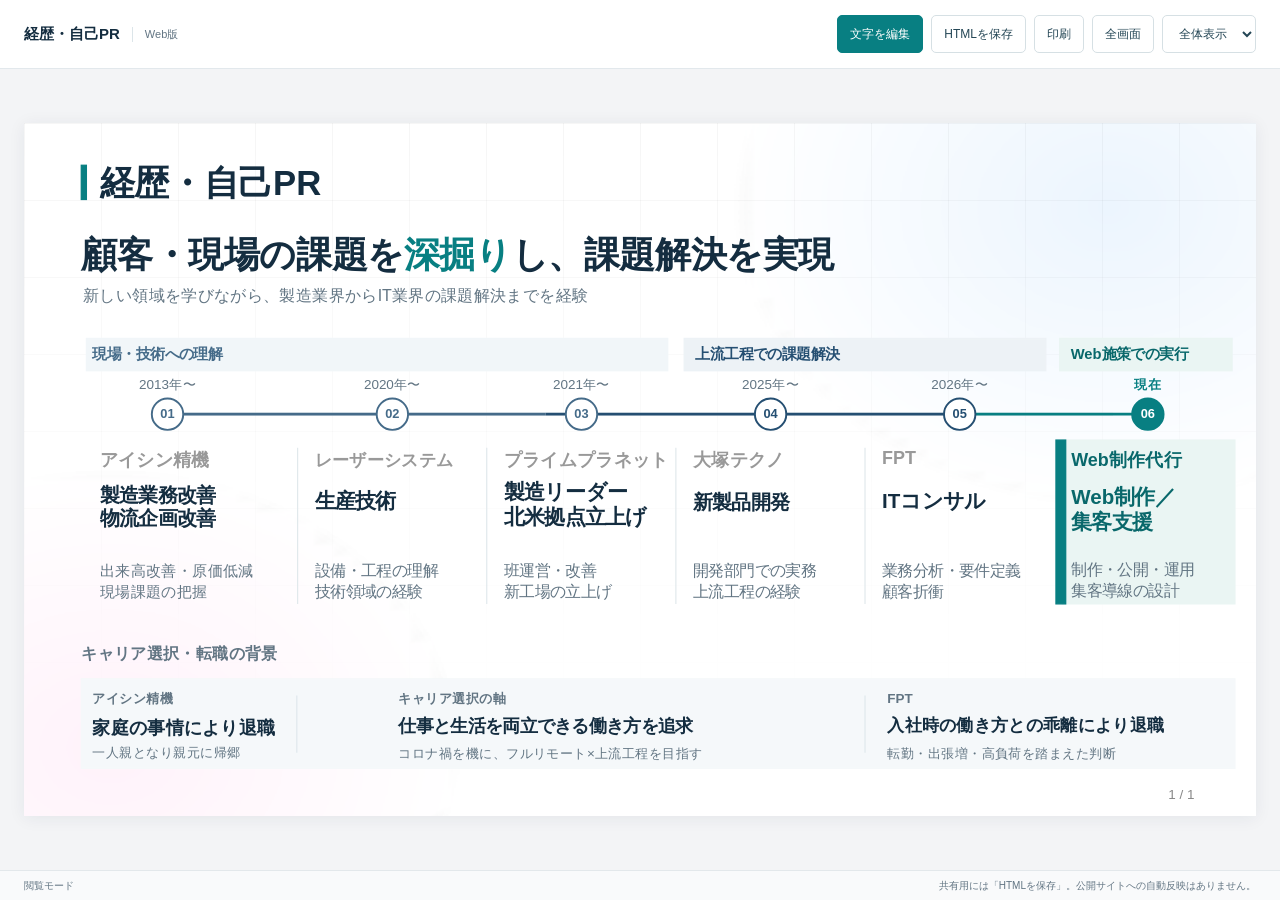
<file: index.html>
<!doctype html>
<html lang="ja" data-document-id="career-timeline-redesign" data-document-revision="1fe4e30a10b0">
<head>
<meta charset="utf-8">
<meta name="viewport" content="width=device-width, initial-scale=1">
<meta name="robots" content="noindex, nofollow, noarchive">
<meta name="referrer" content="no-referrer">
<meta name="color-scheme" content="light">
<title>経歴・自己PR</title>
<link rel="icon" href="data:,">
<style>
/* Design Temp_Web_Template.html の元背景とページネーションを継承。
   元PowerPointの16:9比率・座標・文章・色・文字サイズは維持する。 */
:root {
  --page-width:1280px; --page-height:720px; --page-padding:64px;
  --pager-bottom:12px; --nav-color:#039ef5; --count-color:#888;
  --background-cover:url("[data-uri]");
  --slide-font:"Noto Sans","Noto Sans JP","Noto Sans CJK JP","Yu Gothic","Hiragino Kaku Gothic ProN",Meiryo,sans-serif;
}
*{box-sizing:border-box}
html,body{margin:0;width:100%;height:100%}
body{display:grid;grid-template-rows:auto minmax(0,1fr) auto;overflow:hidden;background:#f3f4f6;color:#142d40;font-family:var(--slide-font)}
button,select{font:inherit}
button{cursor:pointer}
button:focus-visible,select:focus-visible{outline:2px solid #087f82;outline-offset:3px}
button:disabled{cursor:default;opacity:.5}
[hidden]{display:none!important}
.appbar{background:#fff;border-bottom:1px solid #e2e8ec;z-index:5}
.toolbar{display:flex;align-items:center;justify-content:space-between;gap:20px;min-height:68px;padding:12px 24px}
.document-label{display:flex;align-items:center;gap:12px;white-space:nowrap}
.document-label strong{font-size:15px;font-weight:700}
.document-label>span{font-size:11px;color:#627583;border-left:1px solid #dce5e9;padding-left:12px}
.toolbar-actions{display:flex;align-items:center;gap:8px;flex-wrap:wrap}
.toolbar button,.toolbar select{min-height:38px;border:1px solid #d6e0e4;border-radius:5px;padding:8px 12px;background:#fff;color:#244655;font-size:12px;line-height:1.5;white-space:nowrap}
.toolbar button:hover,.toolbar select:hover{background:#f0f6f7}
.toolbar button.primary{background:#087f82;border-color:#087f82;color:#fff}
.toolbar button.primary:hover{background:#09686b}
.toolbar button[aria-pressed="true"]{box-shadow:inset 0 0 0 2px #fff}
.edit-help{display:flex;align-items:center;justify-content:space-between;gap:16px;padding:10px 24px;background:#eef7f6;border-top:1px solid #dcebe9;font-size:12px;line-height:1.6;color:#255658}
.edit-help button{flex-shrink:0;border:0;background:none;color:#456b89;padding:3px 0;text-decoration:underline;text-underline-offset:3px;font-size:11px}
.stage{display:flex;min-height:0;min-width:0;overflow:auto;padding:24px;overscroll-behavior:contain}
.viewport{position:relative;flex-shrink:0;margin:auto;box-shadow:0 2px 16px #152d4012}
.deck{width:var(--page-width);height:var(--page-height);position:absolute;top:0;left:0;transform-origin:top left}
.slide{position:relative;width:100%;height:100%;overflow:hidden;background-color:#fff;background-image:var(--background-body);background-size:100% 100%;background-repeat:no-repeat}
.slide--cover { background-image: var(--background-cover); }
.slide--cover::before {
  content: ""; position: absolute; inset: 0; pointer-events: none;
  background-image:
    linear-gradient(to right, rgb(0 0 0 / 3.5%) 1px, transparent 1px),
    linear-gradient(to bottom, rgb(0 0 0 / 3.5%) 1px, transparent 1px);
  background-size: 80px 80px;
  mask-image: linear-gradient(to bottom, #000, transparent 85%);
  -webkit-mask-image: linear-gradient(to bottom, #000, transparent 85%);
}
.slide-content{position:absolute;inset:0}
.graphic-layer{position:absolute;inset:0;width:100%;height:100%;pointer-events:none}
.text-box{position:absolute;display:flex;flex-direction:column;overflow:visible}
.editable{width:100%;outline:none;overflow:visible;cursor:inherit;min-width:0;flex-shrink:0}
.editable p{margin:0;padding:0;white-space:pre-wrap;overflow-wrap:normal;word-break:normal;font-feature-settings:"palt" 0;letter-spacing:0}
.editable p>span{line-height:inherit}
.editing .editable{cursor:text;outline:1px dashed #087f8255;outline-offset:3px;border-radius:1px}
.editing .editable:focus{outline:2px solid #087f82;outline-offset:3px;background:#ffffffdd;position:relative;z-index:10}
.editing .text-box:focus-within{z-index:10}
.editing .editable[data-overflow="true"]{outline-color:#a55725}
.pagination{position:absolute;right:var(--page-padding);bottom:var(--pager-bottom);display:flex;align-items:center;gap:16px;line-height:1.5;white-space:nowrap;font-size:14px}
.pagination button{padding:0;border:0;border-radius:2px;background:transparent;color:var(--nav-color);font:inherit;font-weight:700;cursor:pointer}
.pagination button:hover{text-decoration:underline}
.pagination button:focus-visible{outline:2px solid var(--nav-color);outline-offset:5px}
.page-count{color:var(--count-color);font-weight:400;font-variant-numeric:tabular-nums}
.statusbar{min-height:30px;display:flex;align-items:center;justify-content:space-between;gap:12px;padding:5px 24px;font-size:10px;line-height:1.6;color:#627583;border-top:1px solid #e3e8eb;background:#f9fafb}
#status{min-width:0}
.storage-note{flex-shrink:0}
.toast{position:fixed;bottom:44px;left:50%;transform:translateX(-50%);padding:12px 18px;max-width:calc(100% - 32px);border-radius:5px;background:#142d40;color:#fff;box-shadow:0 3px 16px #142d4024;font-size:13px;line-height:1.65;z-index:99}
.sr-only{position:absolute;width:1px;height:1px;padding:0;margin:-1px;overflow:hidden;clip:rect(0,0,0,0);white-space:nowrap;border:0}
.exit-fullscreen{display:none;position:fixed;top:12px;right:16px;z-index:100;background:#fff;border:1px solid #d6e0e4;border-radius:4px;color:#244655;padding:8px 12px;font-size:12px;opacity:.6}
.exit-fullscreen:hover,.exit-fullscreen:focus-visible{opacity:1}
:fullscreen body{grid-template-rows:minmax(0,1fr)}
:fullscreen .appbar,:fullscreen .statusbar{display:none}
:fullscreen .stage{padding:0;background:#fff}
:fullscreen .viewport{box-shadow:none}
:fullscreen .exit-fullscreen{display:block}
@media(max-width:900px){.toolbar{padding:10px 14px;gap:12px}.toolbar-actions{gap:6px}.toolbar button,.toolbar select{padding:7px 9px}.document-label>span{display:none}.stage{padding:12px}.storage-note{display:none}.statusbar{padding:5px 14px}}
@media(max-width:640px){.toolbar{align-items:flex-start;flex-direction:column;gap:9px}.document-label strong{font-size:13px}.toolbar-actions{width:100%}.toolbar button,.toolbar select{font-size:11px;padding:6px 8px;min-height:36px}.edit-help{padding:8px 14px;align-items:flex-start;flex-direction:column;gap:6px;font-size:11px}.stage{padding:8px}}


.print-canvas{display:contents}
@page{size:A4 landscape;margin:8mm}
@media print{
  :root{color-scheme:only light}
  html,body{width:281mm;height:auto;display:block;margin:0;padding:0;overflow:visible;background:#fff!important;color-scheme:only light}
  .appbar,.statusbar,.toast,.exit-fullscreen{display:none!important}
  .stage,.viewport,.deck{display:block!important;position:static!important;width:281mm!important;height:auto!important;min-height:0;margin:0;padding:0;overflow:visible!important;transform:none!important;box-shadow:none!important;background:#fff!important}
  /* A4 landscape printable area: 281 x 194 mm. Leave 0.2 mm for pagination rounding. */
  .slide,.slide[hidden]{display:block!important;position:relative;width:281mm;height:193.8mm;margin:0;padding:0;overflow:hidden;background:#fff!important;break-after:page;page-break-after:always;break-inside:avoid;page-break-inside:avoid;print-color-adjust:exact;-webkit-print-color-adjust:exact}
  .slide:last-child{break-after:auto;page-break-after:auto}
  /* Explicit paper offsets avoid percentage centering differences in iPhone print rendering. */
  .print-canvas{display:block;position:absolute;left:0;top:17.86875mm;width:1280px;height:720px;transform:scale(0.8297244);transform-origin:top left;background-color:#fff;background-image:var(--background-body);background-size:100% 100%;background-repeat:no-repeat;print-color-adjust:exact;-webkit-print-color-adjust:exact}
  .slide--cover .print-canvas{background-image:var(--background-cover)}
  .slide--cover::before{content:none!important;display:none!important}
  .pagination button{display:none}
  .editable{outline:none!important;background:transparent!important}
  .graphic-layer{print-color-adjust:exact;-webkit-print-color-adjust:exact}
}
</style>
</head>
<body>
<header class="appbar">
  <div class="toolbar">
    <div class="document-label"><strong>経歴・自己PR</strong><span>Web版</span></div>
    <div class="toolbar-actions" role="group" aria-label="資料の操作">
      <button id="edit-toggle" class="primary" type="button" aria-pressed="false">文字を編集</button>
      <button id="save-html" type="button">HTMLを保存</button>
      <button id="print" type="button">印刷</button>
      <button id="fullscreen" type="button">全画面</button>
      <label class="zoom-label"><span class="sr-only">表示倍率</span><select id="zoom" aria-label="表示倍率"><option value="fit">全体表示</option><option value="1">100％</option><option value="1.5">150％</option></select></label>
    </div>
  </div>
  <div id="edit-help" class="edit-help" hidden>
    <span>文字をクリックして編集できます。共有用には「HTMLを保存」を押してください。</span>
    <button id="reset-original" type="button">元資料の文章に戻す</button>
  </div>
</header>
<main id="stage" class="stage" aria-label="スライド表示領域">
  <div class="viewport">
    <div class="deck"><section class="slide slide--cover" aria-label="経歴・自己PR、1ページ目" tabindex="-1">
<div class="slide-content">
<svg class="graphic-layer" xmlns="http://www.w3.org/2000/svg" viewBox="0 0 1280 720" aria-hidden="true"><rect x="59.52" y="43.9159" width="5.2913" height="35.5276" fill="#087F82" stroke="#087F82" stroke-width="1.3333"/><rect x="64.811" y="223.79" width="604" height="33.6063" fill="#F1F6F9" stroke="#F1F6F9" stroke-width="1.3333"/><rect x="685.9338" y="223.7896" width="375.685" height="33.6063" fill="#EDF2F6" stroke="#EDF2F6" stroke-width="1.3333"/><rect x="1075.962" y="223.7896" width="179.2126" height="33.6063" fill="#EAF5F3" stroke="#EAF5F3" stroke-width="1.3333"/><rect x="1078.8976" y="329.4094" width="179.2126" height="170.2047" fill="#EAF5F3" stroke="#EAF5F3" stroke-width="1.3333"/><rect x="1072.1706" y="329.4147" width="10.1102" height="170.2047" fill="#087F82" stroke="#087F82" stroke-width="1.3333"/><line x1="149.12" y1="302.5096" x2="1131.5137" y2="302.5096" fill="none" stroke="#DCE5E9" stroke-width="2.7979"/><line x1="149.12" y1="302.5096" x2="542.0649" y2="302.5096" fill="none" stroke="#456B89" stroke-width="2.7979"/><line x1="542.0947" y1="302.5096" x2="956.8034" y2="302.5096" fill="none" stroke="#254F72" stroke-width="2.7979"/><line x1="987.512" y1="302.5096" x2="1152.2994" y2="302.5096" fill="none" stroke="#087F82" stroke-width="2.7979"/><ellipse cx="149.115" cy="302.5046" rx="16.315" ry="16.315" fill="#FFFFFF" stroke="#456B89" stroke-width="2"/><line x1="284.336" y1="337.4839" x2="284.336" y2="499.6256" fill="none" stroke="#DCE5E9" stroke-width="1.0656"/><ellipse cx="382.7276" cy="302.5046" rx="16.315" ry="16.315" fill="#FFFFFF" stroke="#456B89" stroke-width="2"/><line x1="480.8166" y1="337.4839" x2="480.8166" y2="499.6256" fill="none" stroke="#DCE5E9" stroke-width="1.0656"/><ellipse cx="579.2207" cy="302.5046" rx="16.315" ry="16.315" fill="#FFFFFF" stroke="#456B89" stroke-width="2"/><line x1="677.2972" y1="337.4839" x2="677.2972" y2="499.6256" fill="none" stroke="#DCE5E9" stroke-width="1.0656"/><ellipse cx="775.6809" cy="302.5046" rx="16.315" ry="16.315" fill="#FFFFFF" stroke="#254F72" stroke-width="2"/><line x1="873.7778" y1="337.4839" x2="873.7778" y2="499.6256" fill="none" stroke="#DCE5E9" stroke-width="1.0656"/><ellipse cx="972.1583" cy="302.5046" rx="16.315" ry="16.315" fill="#FFFFFF" stroke="#254F72" stroke-width="2"/><ellipse cx="1167.6541" cy="302.5046" rx="16.315" ry="16.315" fill="#087F82" stroke="#087F82" stroke-width="2"/><rect x="59.5197" y="577.4357" width="1198.5827" height="93.1339" fill="#F5F8FA" stroke="#F5F8FA" stroke-width="1.3333"/><line x1="283.4569" y1="594.7163" x2="283.4569" y2="654.2439" fill="none" stroke="#DCE5E9" stroke-width="1.0656"/><line x1="873.7774" y1="594.7163" x2="873.7774" y2="654.2439" fill="none" stroke="#DCE5E9" stroke-width="1.0656"/></svg>
<div class="text-box" style="left:78.72px;top:35.2759px;width:720px;height:54.7087px;padding:0px 0px 0px 0px;justify-content:center" data-source-shape="18"><div class="editable" id="s1-t18" style="font-size:36px;font-weight:700;color:#142D40;font-family:var(--slide-font);text-align:left;line-height:1.2" data-label="経歴・自己PR" spellcheck="false"><p style="text-align:left;font-size:36px;line-height:1.2;margin:0px 0 0px"><span style="font-size:36px;font-weight:700;color:#142D40;font-family:var(--slide-font)">経歴・自己PR</span></p></div></div>
<div class="text-box" style="left:59.52px;top:110.2424px;width:1161.6063px;height:54.7087px;padding:0px 0px 0px 0px;justify-content:center" data-source-shape="19"><div class="editable" id="s1-t19" style="font-size:37.3333px;font-weight:700;color:#142D40;font-family:var(--slide-font);text-align:left;line-height:1.2" data-label="顧客・現場の課題を深掘りし、課題解決を実現" spellcheck="false"><p style="text-align:left;font-size:37.3333px;line-height:1.2;margin:0px 0 0px"><span style="font-size:37.3333px;font-weight:700;color:#142D40;font-family:var(--slide-font)">顧客・現場の課題を</span><span style="font-size:37.3333px;font-weight:700;color:#087F82;font-family:var(--slide-font)">深掘り</span><span style="font-size:37.3333px;font-weight:700;color:#142D40;font-family:var(--slide-font)">し、</span><span style="font-size:37.3333px;font-weight:700;color:#142D40;font-family:var(--slide-font)">課題</span><span style="font-size:37.3333px;font-weight:700;color:#142D40;font-family:var(--slide-font)">解決</span><span style="font-size:37.3333px;font-weight:700;color:#142D40;font-family:var(--slide-font)">を実現</span></p></div></div>
<div class="text-box" style="left:61.44px;top:167.0694px;width:1152px;height:25.9213px;padding:0px 0px 0px 0px;justify-content:center" data-source-shape="20"><div class="editable" id="s1-t20" style="font-size:16.6667px;font-weight:400;color:#627583;font-family:var(--slide-font);text-align:left;line-height:1.2" data-label="新しい領域を学びながら、製造業界からIT業界の課題解決までを経験" spellcheck="false"><p style="text-align:left;font-size:16.6667px;line-height:1.2;margin:0px 0 0px"><span style="font-size:16.6667px;font-weight:400;color:#627583;font-family:var(--slide-font)">新しい領域を学びながら、</span><span style="font-size:16.6667px;font-weight:400;color:#627583;font-family:var(--slide-font)">製造業界</span><span style="font-size:16.6667px;font-weight:400;color:#627583;font-family:var(--slide-font)">から</span><span style="font-size:16.6667px;font-weight:400;color:#627583;font-family:var(--slide-font)">IT業界の課題解決</span><span style="font-size:16.6667px;font-weight:400;color:#627583;font-family:var(--slide-font)">まで</span><span style="font-size:16.6667px;font-weight:400;color:#627583;font-family:var(--slide-font)">を</span><span style="font-size:16.6667px;font-weight:400;color:#627583;font-family:var(--slide-font)">経験</span></p></div></div>
<div class="text-box" style="left:71.04px;top:226.1896px;width:549.1339px;height:27.3701px;padding:0px 0px 0px 0px;justify-content:center" data-source-shape="22"><div class="editable" id="s1-t22" style="font-size:15.3333px;font-weight:700;color:#456B89;font-family:var(--slide-font);text-align:left;line-height:1.2" data-label="現場・技術への理解" spellcheck="false"><p style="text-align:left;font-size:15.3333px;line-height:1.2;margin:0px 0 0px"><span style="font-size:15.3333px;font-weight:700;color:#456B89;font-family:var(--slide-font)">現場・技術への理解</span></p></div></div>
<div class="text-box" style="left:697.4538px;top:226.1896px;width:352.6299px;height:27.3701px;padding:0px 0px 0px 0px;justify-content:center" data-source-shape="24"><div class="editable" id="s1-t24" style="font-size:15.3333px;font-weight:700;color:#254F72;font-family:var(--slide-font);text-align:left;line-height:1.2" data-label="上流工程での課題解決" spellcheck="false"><p style="text-align:left;font-size:15.3333px;line-height:1.2;margin:0px 0 0px"><span style="font-size:15.3333px;font-weight:700;color:#254F72;font-family:var(--slide-font)">上流工程での課題解決</span></p></div></div>
<div class="text-box" style="left:1087.482px;top:226.1896px;width:156.1575px;height:27.3701px;padding:0px 0px 0px 0px;justify-content:center" data-source-shape="26"><div class="editable" id="s1-t26" style="font-size:15.3333px;font-weight:700;color:#09686B;font-family:var(--slide-font);text-align:left;line-height:1.2" data-label="Web施策での実行" spellcheck="false"><p style="text-align:left;font-size:15.3333px;line-height:1.2;margin:0px 0 0px"><span style="font-size:15.3333px;font-weight:700;color:#09686B;font-family:var(--slide-font)">Web施策での実行</span></p></div></div>
<div class="text-box" style="left:59.52px;top:262.1896px;width:179.2126px;height:19.2126px;padding:0px 0px 0px 0px;justify-content:center" data-source-shape="29"><div class="editable" id="s1-t29" style="font-size:14px;font-weight:400;color:#627583;font-family:var(--slide-font);text-align:center;line-height:1.2" data-label="2013年〜" spellcheck="false"><p style="text-align:center;font-size:14px;line-height:1.2;margin:0px 0 0px"><span style="font-size:14px;font-weight:400;color:#627583;font-family:var(--slide-font)">2013年〜</span></p></div></div>
<div class="text-box" style="left:1078.0591px;top:261.7096px;width:179.2126px;height:19.2126px;padding:0px 0px 0px 0px;justify-content:center" data-source-shape="30"><div class="editable" id="s1-t30" style="font-size:14px;font-weight:700;color:#087F82;font-family:var(--slide-font);text-align:center;line-height:1.2" data-label="現在" spellcheck="false"><p style="text-align:center;font-size:14px;line-height:1.2;margin:0px 0 0px"><span style="font-size:14px;font-weight:700;color:#087F82;font-family:var(--slide-font)">現在</span></p></div></div>
<div class="text-box" style="left:133.76px;top:290.5096px;width:30.7087px;height:24px;padding:0px 0px 0px 0px;justify-content:center" data-source-shape="38"><div class="editable" id="s1-t38" style="font-size:13.3333px;font-weight:700;color:#456B89;font-family:Arial, sans-serif;text-align:center;line-height:1.2" data-label="01" spellcheck="false"><p style="text-align:center;font-size:13.3333px;line-height:1.2;margin:0px 0 0px"><span style="font-size:13.3333px;font-weight:700;color:#456B89;font-family:Arial, sans-serif">01</span></p></div></div>
<div class="text-box" style="left:78.7187px;top:337.0696px;width:160.9449px;height:26.8661px;padding:0px 0px 0px 0px;justify-content:center" data-source-shape="39"><div class="editable" id="s1-t39" style="font-size:18.6667px;font-weight:700;color:#999999;font-family:var(--slide-font);text-align:left;line-height:1.2" data-label="アイシン精機" spellcheck="false"><p style="text-align:left;font-size:18.6667px;line-height:1.2;margin:0px 0 0px"><span style="font-size:18.6667px;font-weight:700;color:#999999;font-family:var(--slide-font)">アイシン精機</span></p></div></div>
<div class="text-box" style="left:78.7192px;top:377.3885px;width:160.9449px;height:43.3701px;padding:0px 0px 0px 0px;justify-content:center" data-source-shape="40"><div class="editable" id="s1-t40" style="font-size:20.2667px;font-weight:700;color:#142D40;font-family:var(--slide-font);text-align:left;line-height:1.2" data-label="製造業務改善 / 物流企画改善" spellcheck="false"><p style="text-align:left;font-size:20.2667px;line-height:1.2;margin:0px 0 0px"><span style="font-size:20.2667px;font-weight:700;color:#142D40;font-family:var(--slide-font)">製造</span><span style="font-size:20.2667px;font-weight:700;color:#142D40;font-family:var(--slide-font)">業務改善</span></p><p style="text-align:left;font-size:20.2667px;line-height:1.2;margin:0px 0 0px"><span style="font-size:20.2667px;font-weight:700;color:#142D40;font-family:var(--slide-font)">物流</span><span style="font-size:20.2667px;font-weight:700;color:#142D40;font-family:var(--slide-font)">企画</span><span style="font-size:20.2667px;font-weight:700;color:#142D40;font-family:var(--slide-font)">改善</span></p></div></div>
<div class="text-box" style="left:78.7187px;top:456.296px;width:160.9449px;height:40.315px;padding:0px 0px 0px 0px;justify-content:flex-start" data-source-shape="41"><div class="editable" id="s1-t41" style="font-size:15.8667px;font-weight:400;color:#627583;font-family:var(--slide-font);text-align:left;line-height:1.296" data-label="出来高改善・原価低減 / 現場課題の把握" spellcheck="false"><p style="text-align:left;font-size:15.8667px;line-height:1.296;margin:0px 0 0px"><span style="font-size:15.8667px;font-weight:400;color:#627583;font-family:var(--slide-font)">出来高改善・原価低減</span></p><p style="text-align:left;font-size:15.8667px;line-height:1.296;margin:0px 0 0px"><span style="font-size:15.8667px;font-weight:400;color:#627583;font-family:var(--slide-font)">現場課題の把握</span></p></div></div>
<div class="text-box" style="left:367.3726px;top:290.5096px;width:30.7087px;height:24px;padding:0px 0px 0px 0px;justify-content:center" data-source-shape="44"><div class="editable" id="s1-t44" style="font-size:13.3333px;font-weight:700;color:#456B89;font-family:Arial, sans-serif;text-align:center;line-height:1.2" data-label="02" spellcheck="false"><p style="text-align:center;font-size:13.3333px;line-height:1.2;margin:0px 0 0px"><span style="font-size:13.3333px;font-weight:700;color:#456B89;font-family:Arial, sans-serif">02</span></p></div></div>
<div class="text-box" style="left:302.0964px;top:337.0696px;width:160.9449px;height:26.8661px;padding:0px 0px 0px 0px;justify-content:center" data-source-shape="45"><div class="editable" id="s1-t45" style="font-size:18px;font-weight:700;color:#999999;font-family:var(--slide-font);text-align:left;line-height:1.2" data-label="レーザーシステム" spellcheck="false"><p style="text-align:left;font-size:18px;line-height:1.2;margin:0px 0 0px"><span style="font-size:18px;font-weight:700;color:#999999;font-family:var(--slide-font)">レーザーシステム</span></p></div></div>
<div class="text-box" style="left:302.0964px;top:377.3882px;width:160.9449px;height:33.6063px;padding:0px 0px 0px 0px;justify-content:center" data-source-shape="46"><div class="editable" id="s1-t46" style="font-size:21.3333px;font-weight:700;color:#142D40;font-family:var(--slide-font);text-align:left;line-height:1.2" data-label="生産技術" spellcheck="false"><p style="text-align:left;font-size:21.3333px;line-height:1.2;margin:0px 0 0px"><span style="font-size:21.3333px;font-weight:700;color:#142D40;font-family:var(--slide-font)">生産技術</span></p></div></div>
<div class="text-box" style="left:302.0964px;top:454.8563px;width:160.9449px;height:40.315px;padding:0px 0px 0px 0px;justify-content:flex-start" data-source-shape="47"><div class="editable" id="s1-t47" style="font-size:16.4px;font-weight:400;color:#627583;font-family:var(--slide-font);text-align:left;line-height:1.296" data-label="設備・工程の理解 / 技術領域の経験" spellcheck="false"><p style="text-align:left;font-size:16.4px;line-height:1.296;margin:0px 0 0px"><span style="font-size:16.4px;font-weight:400;color:#627583;font-family:var(--slide-font)">設備・工程の理解</span></p><p style="text-align:left;font-size:16.4px;line-height:1.296;margin:0px 0 0px"><span style="font-size:16.4px;font-weight:400;color:#627583;font-family:var(--slide-font)">技術領域の経験</span></p></div></div>
<div class="text-box" style="left:563.8657px;top:290.5096px;width:30.7087px;height:24px;padding:0px 0px 0px 0px;justify-content:center" data-source-shape="50"><div class="editable" id="s1-t50" style="font-size:13.3333px;font-weight:700;color:#456B89;font-family:Arial, sans-serif;text-align:center;line-height:1.2" data-label="03" spellcheck="false"><p style="text-align:center;font-size:13.3333px;line-height:1.2;margin:0px 0 0px"><span style="font-size:13.3333px;font-weight:700;color:#456B89;font-family:Arial, sans-serif">03</span></p></div></div>
<div class="text-box" style="left:498.5775px;top:337.0709px;width:179.2126px;height:26.8661px;padding:0px 0px 0px 0px;justify-content:center" data-source-shape="51"><div class="editable" id="s1-t51" style="font-size:18.6667px;font-weight:700;color:#999999;font-family:var(--slide-font);text-align:left;line-height:1.2" data-label="プライムプラネット" spellcheck="false"><p style="text-align:left;font-size:18.6667px;line-height:1.2;margin:0px 0 0px"><span style="font-size:18.6667px;font-weight:700;color:#999999;font-family:var(--slide-font)">プライムプラネット</span></p></div></div>
<div class="text-box" style="left:498.5774px;top:368.259px;width:160.9449px;height:59.5276px;padding:0px 0px 0px 0px;justify-content:center" data-source-shape="52"><div class="editable" id="s1-t52" style="font-size:21.3333px;font-weight:700;color:#142D40;font-family:var(--slide-font);text-align:left;line-height:1.2" data-label="製造リーダー / 北米拠点立上げ" spellcheck="false"><p style="text-align:left;font-size:21.3333px;line-height:1.2;margin:0px 0 0px"><span style="font-size:21.3333px;font-weight:700;color:#142D40;font-family:var(--slide-font)">製造リーダー</span></p><p style="text-align:left;font-size:21.3333px;line-height:1.2;margin:0px 0 0px"><span style="font-size:21.3333px;font-weight:700;color:#142D40;font-family:var(--slide-font)">北米拠点立上げ</span></p></div></div>
<div class="text-box" style="left:498.5764px;top:454.8563px;width:160.9449px;height:40.315px;padding:0px 0px 0px 0px;justify-content:flex-start" data-source-shape="53"><div class="editable" id="s1-t53" style="font-size:16.4px;font-weight:400;color:#627583;font-family:var(--slide-font);text-align:left;line-height:1.296" data-label="班運営・改善 / 新工場の立上げ" spellcheck="false"><p style="text-align:left;font-size:16.4px;line-height:1.296;margin:0px 0 0px"><span style="font-size:16.4px;font-weight:400;color:#627583;font-family:var(--slide-font)">班運営・改善</span></p><p style="text-align:left;font-size:16.4px;line-height:1.296;margin:0px 0 0px"><span style="font-size:16.4px;font-weight:400;color:#627583;font-family:var(--slide-font)">新工場の立上げ</span></p></div></div>
<div class="text-box" style="left:760.326px;top:290.5096px;width:30.7087px;height:24px;padding:0px 0px 0px 0px;justify-content:center" data-source-shape="56"><div class="editable" id="s1-t56" style="font-size:13.3333px;font-weight:700;color:#254F72;font-family:Arial, sans-serif;text-align:center;line-height:1.2" data-label="04" spellcheck="false"><p style="text-align:center;font-size:13.3333px;line-height:1.2;margin:0px 0 0px"><span style="font-size:13.3333px;font-weight:700;color:#254F72;font-family:Arial, sans-serif">04</span></p></div></div>
<div class="text-box" style="left:695.0564px;top:337.0696px;width:160.9449px;height:26.8661px;padding:0px 0px 0px 0px;justify-content:center" data-source-shape="57"><div class="editable" id="s1-t57" style="font-size:18.6667px;font-weight:700;color:#999999;font-family:var(--slide-font);text-align:left;line-height:1.2" data-label="大塚テクノ" spellcheck="false"><p style="text-align:left;font-size:18.6667px;line-height:1.2;margin:0px 0 0px"><span style="font-size:18.6667px;font-weight:700;color:#999999;font-family:var(--slide-font)">大塚テクノ</span></p></div></div>
<div class="text-box" style="left:695.0564px;top:377.3896px;width:160.9449px;height:33.6063px;padding:0px 0px 0px 0px;justify-content:center" data-source-shape="58"><div class="editable" id="s1-t58" style="font-size:20.2667px;font-weight:700;color:#142D40;font-family:var(--slide-font);text-align:left;line-height:1.2" data-label="新製品開発" spellcheck="false"><p style="text-align:left;font-size:20.2667px;line-height:1.2;margin:0px 0 0px"><span style="font-size:20.2667px;font-weight:700;color:#142D40;font-family:var(--slide-font)">新製品</span><span style="font-size:20.2667px;font-weight:700;color:#142D40;font-family:var(--slide-font)">開発</span></p></div></div>
<div class="text-box" style="left:695.0564px;top:454.8576px;width:160.9449px;height:40.315px;padding:0px 0px 0px 0px;justify-content:flex-start" data-source-shape="59"><div class="editable" id="s1-t59" style="font-size:16.4px;font-weight:400;color:#627583;font-family:var(--slide-font);text-align:left;line-height:1.296" data-label="開発部門での実務 / 上流工程の経験" spellcheck="false"><p style="text-align:left;font-size:16.4px;line-height:1.296;margin:0px 0 0px"><span style="font-size:16.4px;font-weight:400;color:#627583;font-family:var(--slide-font)">開発部門での実務</span></p><p style="text-align:left;font-size:16.4px;line-height:1.296;margin:0px 0 0px"><span style="font-size:16.4px;font-weight:400;color:#627583;font-family:var(--slide-font)">上流工程の経験</span></p></div></div>
<div class="text-box" style="left:956.8034px;top:290.5096px;width:30.7087px;height:24px;padding:0px 0px 0px 0px;justify-content:center" data-source-shape="34"><div class="editable" id="s1-t34" style="font-size:13.3333px;font-weight:700;color:#254F72;font-family:Arial, sans-serif;text-align:center;line-height:1.2" data-label="05" spellcheck="false"><p style="text-align:center;font-size:13.3333px;line-height:1.2;margin:0px 0 0px"><span style="font-size:13.3333px;font-weight:700;color:#254F72;font-family:Arial, sans-serif">05</span></p></div></div>
<div class="text-box" style="left:891.5354px;top:326.4194px;width:160.9449px;height:43.3701px;padding:0px 0px 0px 0px;justify-content:center" data-source-shape="62"><div class="editable" id="s1-t62" style="font-size:18.6667px;font-weight:700;color:#999999;font-family:var(--slide-font);text-align:left;line-height:1.2" data-label="FPT" spellcheck="false"><p style="text-align:left;font-size:18.6667px;line-height:1.2;margin:0px 0 0px"><span style="font-size:18.6667px;font-weight:700;color:#999999;font-family:var(--slide-font)">FPT</span></p></div></div>
<div class="text-box" style="left:891.5364px;top:377.3896px;width:160.9449px;height:33.6063px;padding:0px 0px 0px 0px;justify-content:center" data-source-shape="63"><div class="editable" id="s1-t63" style="font-size:21.3333px;font-weight:700;color:#142D40;font-family:var(--slide-font);text-align:left;line-height:1.2" data-label="ITコンサル" spellcheck="false"><p style="text-align:left;font-size:21.3333px;line-height:1.2;margin:0px 0 0px"><span style="font-size:21.3333px;font-weight:700;color:#142D40;font-family:var(--slide-font)">ITコンサル</span></p></div></div>
<div class="text-box" style="left:891.5364px;top:454.8563px;width:160.9449px;height:40.315px;padding:0px 0px 0px 0px;justify-content:flex-start" data-source-shape="64"><div class="editable" id="s1-t64" style="font-size:16.4px;font-weight:400;color:#627583;font-family:var(--slide-font);text-align:left;line-height:1.296" data-label="業務分析・要件定義 / 顧客折衝" spellcheck="false"><p style="text-align:left;font-size:16.4px;line-height:1.296;margin:0px 0 0px"><span style="font-size:16.4px;font-weight:400;color:#627583;font-family:var(--slide-font)">業務分析・要件定義</span></p><p style="text-align:left;font-size:16.4px;line-height:1.296;margin:0px 0 0px"><span style="font-size:16.4px;font-weight:400;color:#627583;font-family:var(--slide-font)">顧客折衝</span></p></div></div>
<div class="text-box" style="left:1152.2991px;top:290.5096px;width:30.7087px;height:24px;padding:0px 0px 0px 0px;justify-content:center" data-source-shape="36"><div class="editable" id="s1-t36" style="font-size:13.3333px;font-weight:700;color:#FFFFFF;font-family:Arial, sans-serif;text-align:center;line-height:1.2" data-label="06" spellcheck="false"><p style="text-align:center;font-size:13.3333px;line-height:1.2;margin:0px 0 0px"><span style="font-size:13.3333px;font-weight:700;color:#FFFFFF;font-family:Arial, sans-serif">06</span></p></div></div>
<div class="text-box" style="left:1088.0164px;top:337.0696px;width:160.9449px;height:26.8661px;padding:0px 0px 0px 0px;justify-content:center" data-source-shape="66"><div class="editable" id="s1-t66" style="font-size:18.6667px;font-weight:700;color:#09686B;font-family:var(--slide-font);text-align:left;line-height:1.2" data-label="Web制作代行" spellcheck="false"><p style="text-align:left;font-size:18.6667px;line-height:1.2;margin:0px 0 0px"><span style="font-size:18.6667px;font-weight:700;color:#09686B;font-family:var(--slide-font)">Web制作</span><span style="font-size:18.6667px;font-weight:700;color:#09686B;font-family:var(--slide-font)">代行</span></p></div></div>
<div class="text-box" style="left:1088.0157px;top:377.3879px;width:160.9449px;height:50.3937px;padding:0px 0px 0px 0px;justify-content:center" data-source-shape="67"><div class="editable" id="s1-t67" style="font-size:21.3333px;font-weight:700;color:#09686B;font-family:var(--slide-font);text-align:left;line-height:1.2" data-label="Web制作／ / 集客支援" spellcheck="false"><p style="text-align:left;font-size:21.3333px;line-height:1.2;margin:0px 0 0px"><span style="font-size:21.3333px;font-weight:700;color:#09686B;font-family:var(--slide-font)">Web</span><span style="font-size:21.3333px;font-weight:700;color:#09686B;font-family:var(--slide-font)">制作</span><span style="font-size:21.3333px;font-weight:700;color:#09686B;font-family:var(--slide-font)">／</span></p><p style="text-align:left;font-size:21.3333px;line-height:1.2;margin:0px 0 0px"><span style="font-size:21.3333px;font-weight:700;color:#09686B;font-family:var(--slide-font)">集客支援</span></p></div></div>
<div class="text-box" style="left:1088.0164px;top:453.8292px;width:160.9449px;height:40.315px;padding:0px 0px 0px 0px;justify-content:flex-start" data-source-shape="68"><div class="editable" id="s1-t68" style="font-size:16.4px;font-weight:400;color:#627583;font-family:var(--slide-font);text-align:left;line-height:1.296" data-label="制作・公開・運用 / 集客導線の設計" spellcheck="false"><p style="text-align:left;font-size:16.4px;line-height:1.296;margin:0px 0 0px"><span style="font-size:16.4px;font-weight:400;color:#627583;font-family:var(--slide-font)">制作・公開・運用</span></p><p style="text-align:left;font-size:16.4px;line-height:1.296;margin:0px 0 0px"><span style="font-size:16.4px;font-weight:400;color:#627583;font-family:var(--slide-font)">集客導線の設計</span></p></div></div>
<div class="text-box" style="left:59.52px;top:539.0363px;width:739.2126px;height:25.9213px;padding:0px 0px 0px 0px;justify-content:center" data-source-shape="69"><div class="editable" id="s1-t69" style="font-size:16.6667px;font-weight:700;color:#627583;font-family:var(--slide-font);text-align:left;line-height:1.2" data-label="キャリア選択・転職の背景" spellcheck="false"><p style="text-align:left;font-size:16.6667px;line-height:1.2;margin:0px 0 0px"><span style="font-size:16.6667px;font-weight:700;color:#627583;font-family:var(--slide-font)">キャリア選択・転職の背景</span></p></div></div>
<div class="text-box" style="left:71.0393px;top:588.9553px;width:201.3543px;height:19.2126px;padding:0px 0px 0px 0px;justify-content:center" data-source-shape="73"><div class="editable" id="s1-t73" style="font-size:14px;font-weight:700;color:#627583;font-family:var(--slide-font);text-align:left;line-height:1.2" data-label="アイシン精機" spellcheck="false"><p style="text-align:left;font-size:14px;line-height:1.2;margin:0px 0 0px"><span style="font-size:14px;font-weight:700;color:#627583;font-family:var(--slide-font)">アイシン精機</span></p></div></div>
<div class="text-box" style="left:71.0393px;top:612.9527px;width:216.7874px;height:32.6299px;padding:0px 0px 0px 0px;justify-content:center" data-source-shape="74"><div class="editable" id="s1-t74" style="font-size:18.8px;font-weight:700;color:#142D40;font-family:var(--slide-font);text-align:left;line-height:1.2" data-label="家庭の事情により退職" spellcheck="false"><p style="text-align:left;font-size:18.8px;line-height:1.2;margin:0px 0 0px"><span style="font-size:18.8px;font-weight:700;color:#142D40;font-family:var(--slide-font)">家庭の事情によ</span><span style="font-size:18.8px;font-weight:700;color:#142D40;font-family:var(--slide-font)">り</span><span style="font-size:18.8px;font-weight:700;color:#142D40;font-family:var(--slide-font)">退職</span></p></div></div>
<div class="text-box" style="left:388.8171px;top:588.9563px;width:419.5276px;height:19.2126px;padding:0px 0px 0px 0px;justify-content:center" data-source-shape="75"><div class="editable" id="s1-t75" style="font-size:14px;font-weight:700;color:#627583;font-family:var(--slide-font);text-align:left;line-height:1.2" data-label="キャリア選択の軸" spellcheck="false"><p style="text-align:left;font-size:14px;line-height:1.2;margin:0px 0 0px"><span style="font-size:14px;font-weight:700;color:#627583;font-family:var(--slide-font)">キャリア選択の軸</span></p></div></div>
<div class="text-box" style="left:388.8171px;top:613.9163px;width:419.5276px;height:25.9213px;padding:0px 0px 0px 0px;justify-content:center" data-source-shape="76"><div class="editable" id="s1-t76" style="font-size:18.4px;font-weight:700;color:#142D40;font-family:var(--slide-font);text-align:left;line-height:1.2" data-label="仕事と生活を両立できる働き方を追求" spellcheck="false"><p style="text-align:left;font-size:18.4px;line-height:1.2;margin:0px 0 0px"><span style="font-size:18.4px;font-weight:700;color:#142D40;font-family:var(--slide-font)">仕事と生活を両立できる働き方</span><span style="font-size:18.4px;font-weight:700;color:#142D40;font-family:var(--slide-font)">を</span><span style="font-size:18.4px;font-weight:700;color:#142D40;font-family:var(--slide-font)">追求</span></p></div></div>
<div class="text-box" style="left:388.8171px;top:646.5563px;width:419.5276px;height:18.2362px;padding:0px 0px 0px 0px;justify-content:center" data-source-shape="77"><div class="editable" id="s1-t77" style="font-size:14px;font-weight:400;color:#627583;font-family:var(--slide-font);text-align:left;line-height:1.2" data-label="コロナ禍を機に、フルリモート×上流工程を目指す" spellcheck="false"><p style="text-align:left;font-size:14px;line-height:1.2;margin:0px 0 0px"><span style="font-size:14px;font-weight:400;color:#627583;font-family:var(--slide-font)">コロナ禍を機に、フルリモート×上流工程を</span><span style="font-size:14px;font-weight:400;color:#627583;font-family:var(--slide-font)">目指す</span></p></div></div>
<div class="text-box" style="left:896.8174px;top:588.9563px;width:339.8425px;height:19.2126px;padding:0px 0px 0px 0px;justify-content:center" data-source-shape="78"><div class="editable" id="s1-t78" style="font-size:14px;font-weight:700;color:#627583;font-family:var(--slide-font);text-align:left;line-height:1.2" data-label="FPT" spellcheck="false"><p style="text-align:left;font-size:14px;line-height:1.2;margin:0px 0 0px"><span style="font-size:14px;font-weight:700;color:#627583;font-family:var(--slide-font)">FPT</span></p></div></div>
<div class="text-box" style="left:896.8174px;top:613.9163px;width:339.8425px;height:25.9213px;padding:0px 0px 0px 0px;justify-content:center" data-source-shape="79"><div class="editable" id="s1-t79" style="font-size:18.1333px;font-weight:700;color:#142D40;font-family:var(--slide-font);text-align:left;line-height:1.2" data-label="入社時の働き方との乖離により退職" spellcheck="false"><p style="text-align:left;font-size:18.1333px;line-height:1.2;margin:0px 0 0px"><span style="font-size:18.1333px;font-weight:700;color:#142D40;font-family:var(--slide-font)">入社時の働き方との乖離により退職</span></p></div></div>
<div class="text-box" style="left:896.8174px;top:646.5563px;width:339.8425px;height:18.2362px;padding:0px 0px 0px 0px;justify-content:center" data-source-shape="80"><div class="editable" id="s1-t80" style="font-size:14px;font-weight:400;color:#627583;font-family:var(--slide-font);text-align:left;line-height:1.2" data-label="転勤・出張増・高負荷を踏まえた判断" spellcheck="false"><p style="text-align:left;font-size:14px;line-height:1.2;margin:0px 0 0px"><span style="font-size:14px;font-weight:400;color:#627583;font-family:var(--slide-font)">転勤・</span><span style="font-size:14px;font-weight:400;color:#627583;font-family:var(--slide-font)">出張増・高負荷を踏まえた判断</span></p></div></div>
<div class="text-box" style="left:293.1198px;top:262.1896px;width:179.2126px;height:19.2126px;padding:0px 0px 0px 0px;justify-content:center" data-source-shape="81"><div class="editable" id="s1-t81" style="font-size:14px;font-weight:400;color:#627583;font-family:var(--slide-font);text-align:center;line-height:1.2" data-label="2020年〜" spellcheck="false"><p style="text-align:center;font-size:14px;line-height:1.2;margin:0px 0 0px"><span style="font-size:14px;font-weight:400;color:#627583;font-family:var(--slide-font)">20</span><span style="font-size:14px;font-weight:400;color:#627583;font-family:var(--slide-font)">20</span><span style="font-size:14px;font-weight:400;color:#627583;font-family:var(--slide-font)">年〜</span></p></div></div>
<div class="text-box" style="left:489.6001px;top:262.1896px;width:179.2126px;height:19.2126px;padding:0px 0px 0px 0px;justify-content:center" data-source-shape="82"><div class="editable" id="s1-t82" style="font-size:14px;font-weight:400;color:#627583;font-family:var(--slide-font);text-align:center;line-height:1.2" data-label="2021年〜" spellcheck="false"><p style="text-align:center;font-size:14px;line-height:1.2;margin:0px 0 0px"><span style="font-size:14px;font-weight:400;color:#627583;font-family:var(--slide-font)">20</span><span style="font-size:14px;font-weight:400;color:#627583;font-family:var(--slide-font)">21</span><span style="font-size:14px;font-weight:400;color:#627583;font-family:var(--slide-font)">年〜</span></p></div></div>
<div class="text-box" style="left:686.0804px;top:262.1896px;width:179.2126px;height:19.2126px;padding:0px 0px 0px 0px;justify-content:center" data-source-shape="83"><div class="editable" id="s1-t83" style="font-size:14px;font-weight:400;color:#627583;font-family:var(--slide-font);text-align:center;line-height:1.2" data-label="2025年〜" spellcheck="false"><p style="text-align:center;font-size:14px;line-height:1.2;margin:0px 0 0px"><span style="font-size:14px;font-weight:400;color:#627583;font-family:var(--slide-font)">20</span><span style="font-size:14px;font-weight:400;color:#627583;font-family:var(--slide-font)">25</span><span style="font-size:14px;font-weight:400;color:#627583;font-family:var(--slide-font)">年〜</span></p></div></div>
<div class="text-box" style="left:882.5607px;top:262.1896px;width:179.2126px;height:19.2126px;padding:0px 0px 0px 0px;justify-content:center" data-source-shape="84"><div class="editable" id="s1-t84" style="font-size:14px;font-weight:400;color:#627583;font-family:var(--slide-font);text-align:center;line-height:1.2" data-label="2026年〜" spellcheck="false"><p style="text-align:center;font-size:14px;line-height:1.2;margin:0px 0 0px"><span style="font-size:14px;font-weight:400;color:#627583;font-family:var(--slide-font)">20</span><span style="font-size:14px;font-weight:400;color:#627583;font-family:var(--slide-font)">26</span><span style="font-size:14px;font-weight:400;color:#627583;font-family:var(--slide-font)">年〜</span></p></div></div>
<div class="text-box" style="left:71.0398px;top:642.8469px;width:196.4724px;height:24px;padding:0px 0px 0px 0px;justify-content:center" data-source-shape="85"><div class="editable" id="s1-t85" style="font-size:14px;font-weight:400;color:#627583;font-family:var(--slide-font);text-align:left;line-height:1.2" data-label="一人親となり親元に帰郷" spellcheck="false"><p style="text-align:left;font-size:14px;line-height:1.2;margin:0px 0 0px"><span style="font-size:14px;font-weight:400;color:#627583;font-family:var(--slide-font)">一</span><span style="font-size:14px;font-weight:400;color:#627583;font-family:var(--slide-font)">人親となり親元に帰郷</span></p></div></div>
</div>
</section></div>
  </div>
</main>
<footer class="statusbar"><span id="status" role="status" aria-live="polite">閲覧モード</span><span class="storage-note">共有用には「HTMLを保存」。公開サイトへの自動反映はありません。</span></footer>
<div id="toast" class="toast" role="status" aria-live="polite" hidden></div>
<button id="exit-fullscreen" class="exit-fullscreen" type="button">全画面を終了</button>
<script id="original-source" type="application/json">{"s1-t18":"\u003cp style=\"text-align:left;font-size:36px;line-height:1.2;margin:0px 0 0px\">\u003cspan style=\"font-size:36px;font-weight:700;color:#142D40;font-family:var(--slide-font)\">経歴・自己PR\u003c/span>\u003c/p>","s1-t19":"\u003cp style=\"text-align:left;font-size:37.3333px;line-height:1.2;margin:0px 0 0px\">\u003cspan style=\"font-size:37.3333px;font-weight:700;color:#142D40;font-family:var(--slide-font)\">顧客・現場の課題を\u003c/span>\u003cspan style=\"font-size:37.3333px;font-weight:700;color:#087F82;font-family:var(--slide-font)\">深掘り\u003c/span>\u003cspan style=\"font-size:37.3333px;font-weight:700;color:#142D40;font-family:var(--slide-font)\">し、\u003c/span>\u003cspan style=\"font-size:37.3333px;font-weight:700;color:#142D40;font-family:var(--slide-font)\">課題\u003c/span>\u003cspan style=\"font-size:37.3333px;font-weight:700;color:#142D40;font-family:var(--slide-font)\">解決\u003c/span>\u003cspan style=\"font-size:37.3333px;font-weight:700;color:#142D40;font-family:var(--slide-font)\">を実現\u003c/span>\u003c/p>","s1-t20":"\u003cp style=\"text-align:left;font-size:16.6667px;line-height:1.2;margin:0px 0 0px\">\u003cspan style=\"font-size:16.6667px;font-weight:400;color:#627583;font-family:var(--slide-font)\">新しい領域を学びながら、\u003c/span>\u003cspan style=\"font-size:16.6667px;font-weight:400;color:#627583;font-family:var(--slide-font)\">製造業界\u003c/span>\u003cspan style=\"font-size:16.6667px;font-weight:400;color:#627583;font-family:var(--slide-font)\">から\u003c/span>\u003cspan style=\"font-size:16.6667px;font-weight:400;color:#627583;font-family:var(--slide-font)\">IT業界の課題解決\u003c/span>\u003cspan style=\"font-size:16.6667px;font-weight:400;color:#627583;font-family:var(--slide-font)\">まで\u003c/span>\u003cspan style=\"font-size:16.6667px;font-weight:400;color:#627583;font-family:var(--slide-font)\">を\u003c/span>\u003cspan style=\"font-size:16.6667px;font-weight:400;color:#627583;font-family:var(--slide-font)\">経験\u003c/span>\u003c/p>","s1-t22":"\u003cp style=\"text-align:left;font-size:15.3333px;line-height:1.2;margin:0px 0 0px\">\u003cspan style=\"font-size:15.3333px;font-weight:700;color:#456B89;font-family:var(--slide-font)\">現場・技術への理解\u003c/span>\u003c/p>","s1-t24":"\u003cp style=\"text-align:left;font-size:15.3333px;line-height:1.2;margin:0px 0 0px\">\u003cspan style=\"font-size:15.3333px;font-weight:700;color:#254F72;font-family:var(--slide-font)\">上流工程での課題解決\u003c/span>\u003c/p>","s1-t26":"\u003cp style=\"text-align:left;font-size:15.3333px;line-height:1.2;margin:0px 0 0px\">\u003cspan style=\"font-size:15.3333px;font-weight:700;color:#09686B;font-family:var(--slide-font)\">Web施策での実行\u003c/span>\u003c/p>","s1-t29":"\u003cp style=\"text-align:center;font-size:14px;line-height:1.2;margin:0px 0 0px\">\u003cspan style=\"font-size:14px;font-weight:400;color:#627583;font-family:var(--slide-font)\">2013年〜\u003c/span>\u003c/p>","s1-t30":"\u003cp style=\"text-align:center;font-size:14px;line-height:1.2;margin:0px 0 0px\">\u003cspan style=\"font-size:14px;font-weight:700;color:#087F82;font-family:var(--slide-font)\">現在\u003c/span>\u003c/p>","s1-t38":"\u003cp style=\"text-align:center;font-size:13.3333px;line-height:1.2;margin:0px 0 0px\">\u003cspan style=\"font-size:13.3333px;font-weight:700;color:#456B89;font-family:Arial, sans-serif\">01\u003c/span>\u003c/p>","s1-t39":"\u003cp style=\"text-align:left;font-size:18.6667px;line-height:1.2;margin:0px 0 0px\">\u003cspan style=\"font-size:18.6667px;font-weight:700;color:#999999;font-family:var(--slide-font)\">アイシン精機\u003c/span>\u003c/p>","s1-t40":"\u003cp style=\"text-align:left;font-size:20.2667px;line-height:1.2;margin:0px 0 0px\">\u003cspan style=\"font-size:20.2667px;font-weight:700;color:#142D40;font-family:var(--slide-font)\">製造\u003c/span>\u003cspan style=\"font-size:20.2667px;font-weight:700;color:#142D40;font-family:var(--slide-font)\">業務改善\u003c/span>\u003c/p>\u003cp style=\"text-align:left;font-size:20.2667px;line-height:1.2;margin:0px 0 0px\">\u003cspan style=\"font-size:20.2667px;font-weight:700;color:#142D40;font-family:var(--slide-font)\">物流\u003c/span>\u003cspan style=\"font-size:20.2667px;font-weight:700;color:#142D40;font-family:var(--slide-font)\">企画\u003c/span>\u003cspan style=\"font-size:20.2667px;font-weight:700;color:#142D40;font-family:var(--slide-font)\">改善\u003c/span>\u003c/p>","s1-t41":"\u003cp style=\"text-align:left;font-size:15.8667px;line-height:1.296;margin:0px 0 0px\">\u003cspan style=\"font-size:15.8667px;font-weight:400;color:#627583;font-family:var(--slide-font)\">出来高改善・原価低減\u003c/span>\u003c/p>\u003cp style=\"text-align:left;font-size:15.8667px;line-height:1.296;margin:0px 0 0px\">\u003cspan style=\"font-size:15.8667px;font-weight:400;color:#627583;font-family:var(--slide-font)\">現場課題の把握\u003c/span>\u003c/p>","s1-t44":"\u003cp style=\"text-align:center;font-size:13.3333px;line-height:1.2;margin:0px 0 0px\">\u003cspan style=\"font-size:13.3333px;font-weight:700;color:#456B89;font-family:Arial, sans-serif\">02\u003c/span>\u003c/p>","s1-t45":"\u003cp style=\"text-align:left;font-size:18px;line-height:1.2;margin:0px 0 0px\">\u003cspan style=\"font-size:18px;font-weight:700;color:#999999;font-family:var(--slide-font)\">レーザーシステム\u003c/span>\u003c/p>","s1-t46":"\u003cp style=\"text-align:left;font-size:21.3333px;line-height:1.2;margin:0px 0 0px\">\u003cspan style=\"font-size:21.3333px;font-weight:700;color:#142D40;font-family:var(--slide-font)\">生産技術\u003c/span>\u003c/p>","s1-t47":"\u003cp style=\"text-align:left;font-size:16.4px;line-height:1.296;margin:0px 0 0px\">\u003cspan style=\"font-size:16.4px;font-weight:400;color:#627583;font-family:var(--slide-font)\">設備・工程の理解\u003c/span>\u003c/p>\u003cp style=\"text-align:left;font-size:16.4px;line-height:1.296;margin:0px 0 0px\">\u003cspan style=\"font-size:16.4px;font-weight:400;color:#627583;font-family:var(--slide-font)\">技術領域の経験\u003c/span>\u003c/p>","s1-t50":"\u003cp style=\"text-align:center;font-size:13.3333px;line-height:1.2;margin:0px 0 0px\">\u003cspan style=\"font-size:13.3333px;font-weight:700;color:#456B89;font-family:Arial, sans-serif\">03\u003c/span>\u003c/p>","s1-t51":"\u003cp style=\"text-align:left;font-size:18.6667px;line-height:1.2;margin:0px 0 0px\">\u003cspan style=\"font-size:18.6667px;font-weight:700;color:#999999;font-family:var(--slide-font)\">プライムプラネット\u003c/span>\u003c/p>","s1-t52":"\u003cp style=\"text-align:left;font-size:21.3333px;line-height:1.2;margin:0px 0 0px\">\u003cspan style=\"font-size:21.3333px;font-weight:700;color:#142D40;font-family:var(--slide-font)\">製造リーダー\u003c/span>\u003c/p>\u003cp style=\"text-align:left;font-size:21.3333px;line-height:1.2;margin:0px 0 0px\">\u003cspan style=\"font-size:21.3333px;font-weight:700;color:#142D40;font-family:var(--slide-font)\">北米拠点立上げ\u003c/span>\u003c/p>","s1-t53":"\u003cp style=\"text-align:left;font-size:16.4px;line-height:1.296;margin:0px 0 0px\">\u003cspan style=\"font-size:16.4px;font-weight:400;color:#627583;font-family:var(--slide-font)\">班運営・改善\u003c/span>\u003c/p>\u003cp style=\"text-align:left;font-size:16.4px;line-height:1.296;margin:0px 0 0px\">\u003cspan style=\"font-size:16.4px;font-weight:400;color:#627583;font-family:var(--slide-font)\">新工場の立上げ\u003c/span>\u003c/p>","s1-t56":"\u003cp style=\"text-align:center;font-size:13.3333px;line-height:1.2;margin:0px 0 0px\">\u003cspan style=\"font-size:13.3333px;font-weight:700;color:#254F72;font-family:Arial, sans-serif\">04\u003c/span>\u003c/p>","s1-t57":"\u003cp style=\"text-align:left;font-size:18.6667px;line-height:1.2;margin:0px 0 0px\">\u003cspan style=\"font-size:18.6667px;font-weight:700;color:#999999;font-family:var(--slide-font)\">大塚テクノ\u003c/span>\u003c/p>","s1-t58":"\u003cp style=\"text-align:left;font-size:20.2667px;line-height:1.2;margin:0px 0 0px\">\u003cspan style=\"font-size:20.2667px;font-weight:700;color:#142D40;font-family:var(--slide-font)\">新製品\u003c/span>\u003cspan style=\"font-size:20.2667px;font-weight:700;color:#142D40;font-family:var(--slide-font)\">開発\u003c/span>\u003c/p>","s1-t59":"\u003cp style=\"text-align:left;font-size:16.4px;line-height:1.296;margin:0px 0 0px\">\u003cspan style=\"font-size:16.4px;font-weight:400;color:#627583;font-family:var(--slide-font)\">開発部門での実務\u003c/span>\u003c/p>\u003cp style=\"text-align:left;font-size:16.4px;line-height:1.296;margin:0px 0 0px\">\u003cspan style=\"font-size:16.4px;font-weight:400;color:#627583;font-family:var(--slide-font)\">上流工程の経験\u003c/span>\u003c/p>","s1-t34":"\u003cp style=\"text-align:center;font-size:13.3333px;line-height:1.2;margin:0px 0 0px\">\u003cspan style=\"font-size:13.3333px;font-weight:700;color:#254F72;font-family:Arial, sans-serif\">05\u003c/span>\u003c/p>","s1-t62":"\u003cp style=\"text-align:left;font-size:18.6667px;line-height:1.2;margin:0px 0 0px\">\u003cspan style=\"font-size:18.6667px;font-weight:700;color:#999999;font-family:var(--slide-font)\">FPT\u003c/span>\u003c/p>","s1-t63":"\u003cp style=\"text-align:left;font-size:21.3333px;line-height:1.2;margin:0px 0 0px\">\u003cspan style=\"font-size:21.3333px;font-weight:700;color:#142D40;font-family:var(--slide-font)\">ITコンサル\u003c/span>\u003c/p>","s1-t64":"\u003cp style=\"text-align:left;font-size:16.4px;line-height:1.296;margin:0px 0 0px\">\u003cspan style=\"font-size:16.4px;font-weight:400;color:#627583;font-family:var(--slide-font)\">業務分析・要件定義\u003c/span>\u003c/p>\u003cp style=\"text-align:left;font-size:16.4px;line-height:1.296;margin:0px 0 0px\">\u003cspan style=\"font-size:16.4px;font-weight:400;color:#627583;font-family:var(--slide-font)\">顧客折衝\u003c/span>\u003c/p>","s1-t36":"\u003cp style=\"text-align:center;font-size:13.3333px;line-height:1.2;margin:0px 0 0px\">\u003cspan style=\"font-size:13.3333px;font-weight:700;color:#FFFFFF;font-family:Arial, sans-serif\">06\u003c/span>\u003c/p>","s1-t66":"\u003cp style=\"text-align:left;font-size:18.6667px;line-height:1.2;margin:0px 0 0px\">\u003cspan style=\"font-size:18.6667px;font-weight:700;color:#09686B;font-family:var(--slide-font)\">Web制作\u003c/span>\u003cspan style=\"font-size:18.6667px;font-weight:700;color:#09686B;font-family:var(--slide-font)\">代行\u003c/span>\u003c/p>","s1-t67":"\u003cp style=\"text-align:left;font-size:21.3333px;line-height:1.2;margin:0px 0 0px\">\u003cspan style=\"font-size:21.3333px;font-weight:700;color:#09686B;font-family:var(--slide-font)\">Web\u003c/span>\u003cspan style=\"font-size:21.3333px;font-weight:700;color:#09686B;font-family:var(--slide-font)\">制作\u003c/span>\u003cspan style=\"font-size:21.3333px;font-weight:700;color:#09686B;font-family:var(--slide-font)\">／\u003c/span>\u003c/p>\u003cp style=\"text-align:left;font-size:21.3333px;line-height:1.2;margin:0px 0 0px\">\u003cspan style=\"font-size:21.3333px;font-weight:700;color:#09686B;font-family:var(--slide-font)\">集客支援\u003c/span>\u003c/p>","s1-t68":"\u003cp style=\"text-align:left;font-size:16.4px;line-height:1.296;margin:0px 0 0px\">\u003cspan style=\"font-size:16.4px;font-weight:400;color:#627583;font-family:var(--slide-font)\">制作・公開・運用\u003c/span>\u003c/p>\u003cp style=\"text-align:left;font-size:16.4px;line-height:1.296;margin:0px 0 0px\">\u003cspan style=\"font-size:16.4px;font-weight:400;color:#627583;font-family:var(--slide-font)\">集客導線の設計\u003c/span>\u003c/p>","s1-t69":"\u003cp style=\"text-align:left;font-size:16.6667px;line-height:1.2;margin:0px 0 0px\">\u003cspan style=\"font-size:16.6667px;font-weight:700;color:#627583;font-family:var(--slide-font)\">キャリア選択・転職の背景\u003c/span>\u003c/p>","s1-t73":"\u003cp style=\"text-align:left;font-size:14px;line-height:1.2;margin:0px 0 0px\">\u003cspan style=\"font-size:14px;font-weight:700;color:#627583;font-family:var(--slide-font)\">アイシン精機\u003c/span>\u003c/p>","s1-t74":"\u003cp style=\"text-align:left;font-size:18.8px;line-height:1.2;margin:0px 0 0px\">\u003cspan style=\"font-size:18.8px;font-weight:700;color:#142D40;font-family:var(--slide-font)\">家庭の事情によ\u003c/span>\u003cspan style=\"font-size:18.8px;font-weight:700;color:#142D40;font-family:var(--slide-font)\">り\u003c/span>\u003cspan style=\"font-size:18.8px;font-weight:700;color:#142D40;font-family:var(--slide-font)\">退職\u003c/span>\u003c/p>","s1-t75":"\u003cp style=\"text-align:left;font-size:14px;line-height:1.2;margin:0px 0 0px\">\u003cspan style=\"font-size:14px;font-weight:700;color:#627583;font-family:var(--slide-font)\">キャリア選択の軸\u003c/span>\u003c/p>","s1-t76":"\u003cp style=\"text-align:left;font-size:18.4px;line-height:1.2;margin:0px 0 0px\">\u003cspan style=\"font-size:18.4px;font-weight:700;color:#142D40;font-family:var(--slide-font)\">仕事と生活を両立できる働き方\u003c/span>\u003cspan style=\"font-size:18.4px;font-weight:700;color:#142D40;font-family:var(--slide-font)\">を\u003c/span>\u003cspan style=\"font-size:18.4px;font-weight:700;color:#142D40;font-family:var(--slide-font)\">追求\u003c/span>\u003c/p>","s1-t77":"\u003cp style=\"text-align:left;font-size:14px;line-height:1.2;margin:0px 0 0px\">\u003cspan style=\"font-size:14px;font-weight:400;color:#627583;font-family:var(--slide-font)\">コロナ禍を機に、フルリモート×上流工程を\u003c/span>\u003cspan style=\"font-size:14px;font-weight:400;color:#627583;font-family:var(--slide-font)\">目指す\u003c/span>\u003c/p>","s1-t78":"\u003cp style=\"text-align:left;font-size:14px;line-height:1.2;margin:0px 0 0px\">\u003cspan style=\"font-size:14px;font-weight:700;color:#627583;font-family:var(--slide-font)\">FPT\u003c/span>\u003c/p>","s1-t79":"\u003cp style=\"text-align:left;font-size:18.1333px;line-height:1.2;margin:0px 0 0px\">\u003cspan style=\"font-size:18.1333px;font-weight:700;color:#142D40;font-family:var(--slide-font)\">入社時の働き方との乖離により退職\u003c/span>\u003c/p>","s1-t80":"\u003cp style=\"text-align:left;font-size:14px;line-height:1.2;margin:0px 0 0px\">\u003cspan style=\"font-size:14px;font-weight:400;color:#627583;font-family:var(--slide-font)\">転勤・\u003c/span>\u003cspan style=\"font-size:14px;font-weight:400;color:#627583;font-family:var(--slide-font)\">出張増・高負荷を踏まえた判断\u003c/span>\u003c/p>","s1-t81":"\u003cp style=\"text-align:center;font-size:14px;line-height:1.2;margin:0px 0 0px\">\u003cspan style=\"font-size:14px;font-weight:400;color:#627583;font-family:var(--slide-font)\">20\u003c/span>\u003cspan style=\"font-size:14px;font-weight:400;color:#627583;font-family:var(--slide-font)\">20\u003c/span>\u003cspan style=\"font-size:14px;font-weight:400;color:#627583;font-family:var(--slide-font)\">年〜\u003c/span>\u003c/p>","s1-t82":"\u003cp style=\"text-align:center;font-size:14px;line-height:1.2;margin:0px 0 0px\">\u003cspan style=\"font-size:14px;font-weight:400;color:#627583;font-family:var(--slide-font)\">20\u003c/span>\u003cspan style=\"font-size:14px;font-weight:400;color:#627583;font-family:var(--slide-font)\">21\u003c/span>\u003cspan style=\"font-size:14px;font-weight:400;color:#627583;font-family:var(--slide-font)\">年〜\u003c/span>\u003c/p>","s1-t83":"\u003cp style=\"text-align:center;font-size:14px;line-height:1.2;margin:0px 0 0px\">\u003cspan style=\"font-size:14px;font-weight:400;color:#627583;font-family:var(--slide-font)\">20\u003c/span>\u003cspan style=\"font-size:14px;font-weight:400;color:#627583;font-family:var(--slide-font)\">25\u003c/span>\u003cspan style=\"font-size:14px;font-weight:400;color:#627583;font-family:var(--slide-font)\">年〜\u003c/span>\u003c/p>","s1-t84":"\u003cp style=\"text-align:center;font-size:14px;line-height:1.2;margin:0px 0 0px\">\u003cspan style=\"font-size:14px;font-weight:400;color:#627583;font-family:var(--slide-font)\">20\u003c/span>\u003cspan style=\"font-size:14px;font-weight:400;color:#627583;font-family:var(--slide-font)\">26\u003c/span>\u003cspan style=\"font-size:14px;font-weight:400;color:#627583;font-family:var(--slide-font)\">年〜\u003c/span>\u003c/p>","s1-t85":"\u003cp style=\"text-align:left;font-size:14px;line-height:1.2;margin:0px 0 0px\">\u003cspan style=\"font-size:14px;font-weight:400;color:#627583;font-family:var(--slide-font)\">一\u003c/span>\u003cspan style=\"font-size:14px;font-weight:400;color:#627583;font-family:var(--slide-font)\">人親となり親元に帰郷\u003c/span>\u003c/p>"}</script>
<script>
/* 外部ライブラリ・外部通信なし。編集内容はブラウザ内と保存したHTMLに保持。 */
(() => {
  'use strict';
  const $ = (id) => document.getElementById(id);
  const slides = [...document.querySelectorAll('.slide')];
  const editors = [...document.querySelectorAll('.editable')];
  const stage = $('stage'), viewport = document.querySelector('.viewport');
  const deck = document.querySelector('.deck');
  const original = JSON.parse($('original-source').textContent);
  const storageKey = ['web-slide',document.documentElement.dataset.documentId,document.documentElement.dataset.documentRevision].join(':');
  let current = 0, editing = false, storageAvailable = true, sessionDirty = false, exportDone = true;
  let saveTimer, toastTimer;
  const allowedTags = new Set(['P','SPAN','BR','DIV','B','STRONG','I','EM','U']);
  const allowedStyles = new Set(['font-size','font-weight','color','font-family','font-style','text-decoration','line-height','text-align','margin','margin-top','margin-bottom','letter-spacing']);

  function cleanHTML(value) {
    const template = document.createElement('template');
    template.innerHTML = String(value);
    function walk(root) {
      for (const node of [...root.childNodes]) {
        if (node.nodeType === Node.COMMENT_NODE) { node.remove(); continue; }
        if (node.nodeType !== Node.ELEMENT_NODE) continue;
        if (!allowedTags.has(node.tagName)) {
          if (['SCRIPT','STYLE','IFRAME','OBJECT','EMBED','LINK','META','SVG','IMG'].includes(node.tagName)) { node.remove(); continue; }
          walk(node); node.replaceWith(...node.childNodes); continue;
        }
        for (const attr of [...node.attributes]) if (attr.name !== 'style') node.removeAttribute(attr.name);
        for (const name of [...node.style]) {
          const val = node.style.getPropertyValue(name);
          if (!allowedStyles.has(name) || /url\(|expression\(|javascript:|@import/i.test(val)) node.style.removeProperty(name);
        }
        walk(node);
      }
    }
    walk(template.content);
    return template.innerHTML;
  }
  function snapshot() { return Object.fromEntries(editors.map(el => [el.id, cleanHTML(el.innerHTML)])); }
  function apply(data) {
    if (!data || typeof data !== 'object' || Array.isArray(data)) return;
    for (const el of editors) if (typeof data[el.id] === 'string') el.innerHTML = cleanHTML(data[el.id]);
  }
  function toast(message) {
    clearTimeout(toastTimer); $('toast').textContent = message; $('toast').hidden = false;
    toastTimer = setTimeout(() => { $('toast').hidden = true; }, 4200);
  }
  function updateStatus(message) {
    $('status').textContent = message || (editing ? '編集モード' : '閲覧モード');
  }
  function persist() {
    clearTimeout(saveTimer);
    try {
      localStorage.setItem(storageKey, JSON.stringify({version:1, values:snapshot(), savedAt:new Date().toISOString()}));
      storageAvailable = true;
      updateStatus(editing ? '編集中・このブラウザに保存済み' : 'このブラウザに保存済み');
    } catch {
      storageAvailable = false;
      updateStatus('ブラウザ保存が利用できません。「HTMLを保存」で保管してください。');
    }
  }
  function checkOverflow(el) {
    const box = el.parentElement;
    const tooWide = el.scrollWidth > el.clientWidth + 2;
    const tooTall = el.offsetHeight > box.clientHeight + 10;
    el.dataset.overflow = String(tooWide || tooTall);
    if (editing && (tooWide || tooTall)) updateStatus('文章が元の枠を超えています。文字量や改行を調整してください。');
    return tooWide || tooTall;
  }
  try {
    const saved = JSON.parse(localStorage.getItem(storageKey) || 'null');
    if (saved?.version === 1 && saved.values) { apply(saved.values); updateStatus('このブラウザの編集内容を復元しました'); }
  } catch { storageAvailable = false; updateStatus('この環境ではブラウザ保存が使えません。HTMLを保存して保管してください。'); }

  function resize() {
    const styles = getComputedStyle(document.documentElement);
    const width = parseFloat(styles.getPropertyValue('--page-width'));
    const height = parseFloat(styles.getPropertyValue('--page-height'));
    const st = getComputedStyle(stage);
    const availableW = Math.max(1, stage.clientWidth - parseFloat(st.paddingLeft) - parseFloat(st.paddingRight));
    const availableH = Math.max(1, stage.clientHeight - parseFloat(st.paddingTop) - parseFloat(st.paddingBottom));
    const scale = $('zoom').value === 'fit' ? Math.min(availableW / width, availableH / height) : Number($('zoom').value);
    viewport.style.width = `${width * scale}px`; viewport.style.height = `${height * scale}px`;
    deck.style.transform = `scale(${scale})`;
  }
  function pageFromHash() {
    const match = location.hash.match(/^#page-(\d+)$/);
    return match ? Math.min(slides.length - 1, Math.max(0, Number(match[1]) - 1)) : 0;
  }
  function show(index, updateHash = true) {
    const navFocused = document.activeElement.closest?.('.pagination');
    current = Math.min(slides.length - 1, Math.max(0, index));
    slides.forEach((slide,i) => { slide.hidden = i !== current; });
    if (updateHash) { try { history.replaceState(null, '', `#page-${current+1}`); } catch { location.hash = `page-${current+1}`; } }
    if (navFocused) (slides[current].querySelector('button:not([hidden])') || slides[current]).focus({preventScroll:true});
  }
  slides.forEach((slide,index) => {
    slide.querySelectorAll('.pagination').forEach(node => node.remove());
    const pagination = document.createElement('nav'); pagination.className = 'pagination live-generated';
    pagination.setAttribute('aria-label','ページ切り替え');
    const back = document.createElement('button'); back.type='button'; back.textContent='戻る'; back.hidden=index===0;
    back.setAttribute('aria-label','前のページ'); back.addEventListener('click',()=>show(index-1));
    const count = document.createElement('span'); count.className='page-count'; count.textContent=`${index+1} / ${slides.length}`;
    count.setAttribute('aria-live','polite'); count.setAttribute('aria-atomic','true');
    const next = document.createElement('button'); next.type='button'; next.textContent='次へ'; next.hidden=index===slides.length-1;
    next.setAttribute('aria-label','次のページ'); next.addEventListener('click',()=>show(index+1));
    pagination.append(back,count,next); slide.append(pagination);
  });
  // One unscaled canvas per sheet keeps absolute slide coordinates intact when printing.
  slides.forEach(slide=>{
    if(slide.querySelector(':scope > .print-canvas')) return;
    const canvas=document.createElement('div');
    canvas.className='print-canvas';
    canvas.append(...slide.childNodes);
    slide.append(canvas);
  });
  function setEditing(value) {
    editing = value; document.body.classList.toggle('editing',editing);
    $('edit-toggle').setAttribute('aria-pressed',String(editing));
    $('edit-toggle').textContent = editing ? '編集を終了' : '文字を編集';
    $('edit-help').hidden = !editing;
    for (const el of editors) {
      el.contentEditable = String(editing);
      if (editing) { el.setAttribute('role','textbox'); el.setAttribute('aria-multiline','true'); el.setAttribute('aria-label',el.dataset.label); el.tabIndex=0; }
      else { el.removeAttribute('role'); el.removeAttribute('aria-multiline'); el.removeAttribute('aria-label'); el.removeAttribute('tabindex'); }
    }
    if (!editing && sessionDirty) persist(); else updateStatus();
    requestAnimationFrame(resize);
  }
  $('edit-toggle').addEventListener('click',()=>setEditing(!editing));
  editors.forEach(el => {
    el.addEventListener('input',()=>{
      sessionDirty=true; exportDone=false; updateStatus('編集中…');
      clearTimeout(saveTimer); saveTimer=setTimeout(()=>{persist();checkOverflow(el);},350);
    });
    // Pasted documents must not insert scripts, images or external styles.
    el.addEventListener('paste',event=>{
      event.preventDefault();
      const text = event.clipboardData?.getData('text/plain') || '';
      document.execCommand('insertText',false,text);
    });
    el.addEventListener('drop',event=>event.preventDefault());
    el.addEventListener('blur',()=>{ if(sessionDirty) {persist();checkOverflow(el);} });
  });
  $('reset-original').addEventListener('click',()=>{
    if (!confirm('すべての文章を、最初に添付されたPowerPointの内容へ戻しますか？現在の編集内容は上書きされます。')) return;
    apply(original); sessionDirty=true; exportDone=false; persist();
    editors.forEach(el=>el.removeAttribute('data-overflow')); toast('元資料の文章に戻しました。');
  });
  $('save-html').addEventListener('click',()=>{
    persist();
    const overflows=editors.filter(el=>el.dataset.overflow==='true');
    if (overflows.length && !confirm('元の枠を超える文章があります。現在の表示のままHTMLを保存しますか？')) return;
    const clone=document.documentElement.cloneNode(true);
    clone.dataset.documentRevision=`export-${Date.now().toString(36)}-${Math.random().toString(36).slice(2,8)}`;
    clone.querySelector('body').classList.remove('editing');
    clone.querySelectorAll('.live-generated').forEach(el=>el.remove());
    clone.querySelectorAll('.editable').forEach(el=>{
      el.innerHTML=cleanHTML(el.innerHTML); el.setAttribute('contenteditable','false');
      for(const name of ['role','aria-multiline','aria-label','tabindex','data-overflow']) el.removeAttribute(name);
    });
    clone.querySelector('#edit-toggle').textContent='文字を編集';
    clone.querySelector('#edit-toggle').setAttribute('aria-pressed','false');
    clone.querySelector('#edit-help').hidden=true; clone.querySelector('#toast').hidden=true;
    clone.querySelector('#status').textContent='閲覧モード';
    clone.querySelector('.viewport').removeAttribute('style'); clone.querySelector('.deck').removeAttribute('style');
    const zoom=clone.querySelector('#zoom'); [...zoom.options].forEach(option=>option.removeAttribute('selected')); zoom.options[0].setAttribute('selected','');
    clone.querySelectorAll('.slide').forEach((slide,i)=>{slide.hidden=i!==0;});
    const blob=new Blob(['<!doctype html>\n'+clone.outerHTML],{type:'text/html;charset=utf-8'});
    const url=URL.createObjectURL(blob); const a=document.createElement('a');
    a.href=url; a.download='経歴・自己PR_編集済み.html'; document.body.append(a); a.click(); a.remove();
    setTimeout(()=>URL.revokeObjectURL(url),30000);
    exportDone=true; toast('編集内容を含むHTMLを保存しました。保存したファイルを開くと編集内容が残ります。');
  });
  $('print').addEventListener('click',async()=>{
    if(editing) setEditing(false);
    if(document.fullscreenElement) await document.exitFullscreen();
    await document.fonts?.ready;
    // Let editing/fullscreen layout changes settle before the print snapshot.
    await new Promise(resolve=>requestAnimationFrame(()=>requestAnimationFrame(resolve)));
    window.print();
  });
  $('fullscreen').addEventListener('click',async()=>{
    try { if(document.fullscreenElement) await document.exitFullscreen(); else if(document.documentElement.requestFullscreen) await document.documentElement.requestFullscreen(); else toast('このブラウザは全画面操作に対応していません。'); }
    catch { toast('全画面に切り替えられませんでした。ブラウザの全画面機能をご利用ください。'); }
  });
  $('exit-fullscreen').addEventListener('click',()=>document.exitFullscreen?.());
  $('zoom').addEventListener('change',resize);
  document.addEventListener('fullscreenchange',resize);
  document.addEventListener('keydown',event=>{
    if(event.key==='Escape' && editing){setEditing(false);return;}
    if((event.ctrlKey||event.metaKey) && event.key.toLowerCase()==='s'){event.preventDefault();$('save-html').click();return;}
    if(event.altKey||event.ctrlKey||event.metaKey||event.shiftKey)return;
    if(event.target.closest('input,textarea,select,[contenteditable="true"]'))return;
    const actions={ArrowRight:current+1,PageDown:current+1,ArrowLeft:current-1,PageUp:current-1,Home:0,End:slides.length-1};
    if(Object.prototype.hasOwnProperty.call(actions,event.key)){event.preventDefault();show(actions[event.key]);}
  });
  window.addEventListener('hashchange',()=>show(pageFromHash(),false));
  window.addEventListener('resize',resize);
  window.addEventListener('beforeunload',event=>{
    if(sessionDirty) persist();
    if(sessionDirty && !storageAvailable && !exportDone){event.preventDefault();event.returnValue='';}
  });
  if(window.ResizeObserver)new ResizeObserver(resize).observe(stage);
  show(pageFromHash(),false); resize();
  document.fonts?.ready.then(resize);
})();

</script>
</body>
</html>
</file>
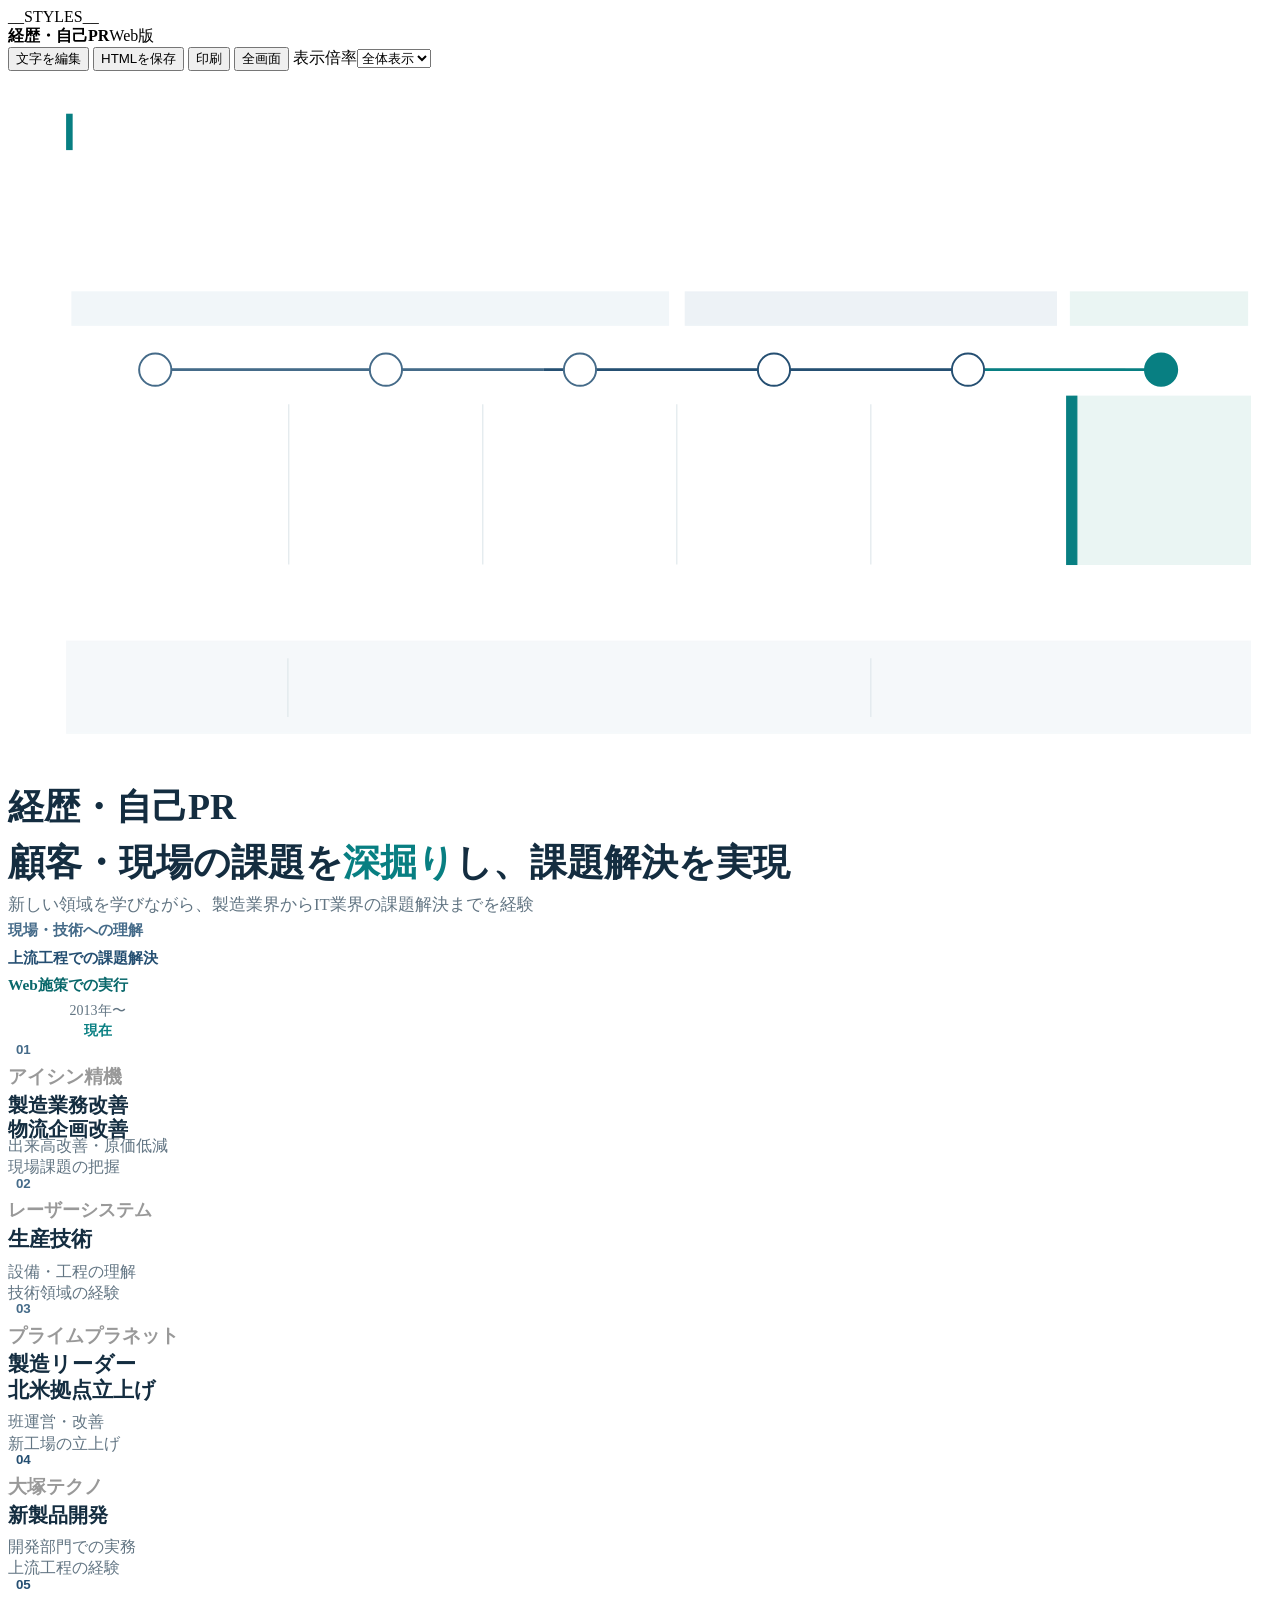
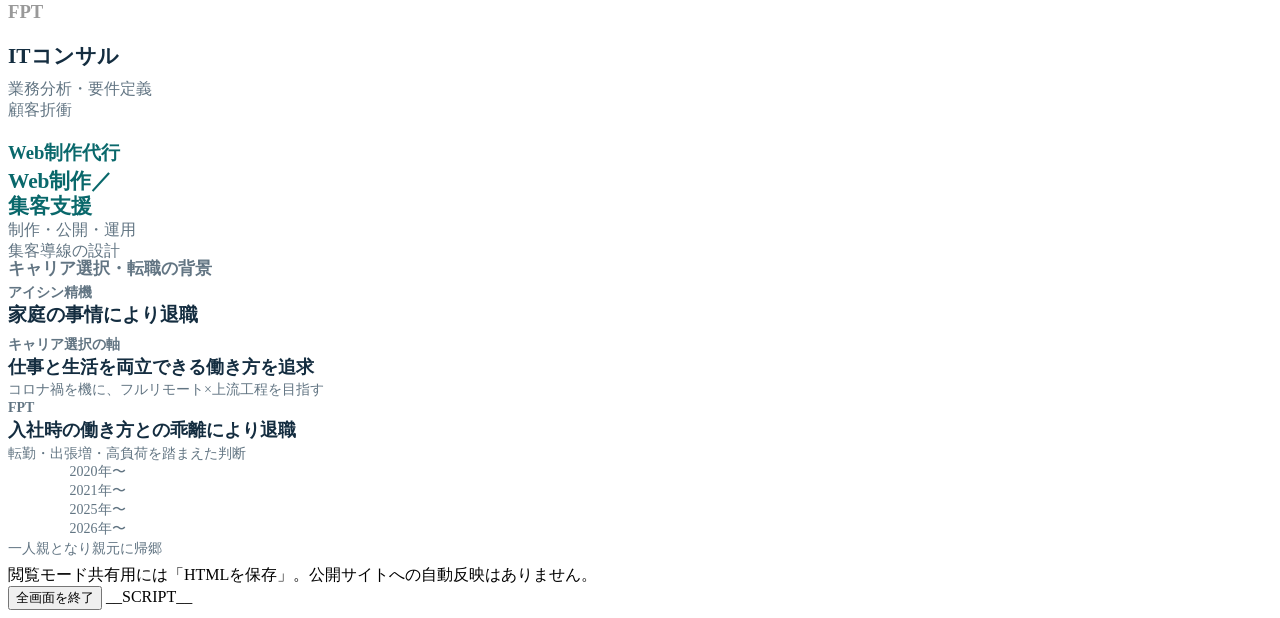
<file: shell.html>
<!doctype html>
<html lang="ja" data-document-id="career-timeline-redesign" data-document-revision="1fe4e30a10b0">
<head>
<meta charset="utf-8">
<meta name="viewport" content="width=device-width, initial-scale=1">
<meta name="robots" content="noindex, nofollow, noarchive">
<meta name="referrer" content="no-referrer">
<meta name="color-scheme" content="light">
<title>経歴・自己PR</title>
<link rel="icon" href="data:,">
__STYLES__
</head>
<body>
<header class="appbar">
  <div class="toolbar">
    <div class="document-label"><strong>経歴・自己PR</strong><span>Web版</span></div>
    <div class="toolbar-actions" role="group" aria-label="資料の操作">
      <button id="edit-toggle" class="primary" type="button" aria-pressed="false">文字を編集</button>
      <button id="save-html" type="button">HTMLを保存</button>
      <button id="print" type="button">印刷</button>
      <button id="fullscreen" type="button">全画面</button>
      <label class="zoom-label"><span class="sr-only">表示倍率</span><select id="zoom" aria-label="表示倍率"><option value="fit">全体表示</option><option value="1">100％</option><option value="1.5">150％</option></select></label>
    </div>
  </div>
  <div id="edit-help" class="edit-help" hidden>
    <span>文字をクリックして編集できます。共有用には「HTMLを保存」を押してください。</span>
    <button id="reset-original" type="button">元資料の文章に戻す</button>
  </div>
</header>
<main id="stage" class="stage" aria-label="スライド表示領域">
  <div class="viewport">
    <div class="deck"><section class="slide slide--cover" aria-label="経歴・自己PR、1ページ目" tabindex="-1">
<div class="slide-content">
<svg class="graphic-layer" xmlns="http://www.w3.org/2000/svg" viewBox="0 0 1280 720" aria-hidden="true"><rect x="59.52" y="43.9159" width="5.2913" height="35.5276" fill="#087F82" stroke="#087F82" stroke-width="1.3333"/><rect x="64.811" y="223.79" width="604" height="33.6063" fill="#F1F6F9" stroke="#F1F6F9" stroke-width="1.3333"/><rect x="685.9338" y="223.7896" width="375.685" height="33.6063" fill="#EDF2F6" stroke="#EDF2F6" stroke-width="1.3333"/><rect x="1075.962" y="223.7896" width="179.2126" height="33.6063" fill="#EAF5F3" stroke="#EAF5F3" stroke-width="1.3333"/><rect x="1078.8976" y="329.4094" width="179.2126" height="170.2047" fill="#EAF5F3" stroke="#EAF5F3" stroke-width="1.3333"/><rect x="1072.1706" y="329.4147" width="10.1102" height="170.2047" fill="#087F82" stroke="#087F82" stroke-width="1.3333"/><line x1="149.12" y1="302.5096" x2="1131.5137" y2="302.5096" fill="none" stroke="#DCE5E9" stroke-width="2.7979"/><line x1="149.12" y1="302.5096" x2="542.0649" y2="302.5096" fill="none" stroke="#456B89" stroke-width="2.7979"/><line x1="542.0947" y1="302.5096" x2="956.8034" y2="302.5096" fill="none" stroke="#254F72" stroke-width="2.7979"/><line x1="987.512" y1="302.5096" x2="1152.2994" y2="302.5096" fill="none" stroke="#087F82" stroke-width="2.7979"/><ellipse cx="149.115" cy="302.5046" rx="16.315" ry="16.315" fill="#FFFFFF" stroke="#456B89" stroke-width="2"/><line x1="284.336" y1="337.4839" x2="284.336" y2="499.6256" fill="none" stroke="#DCE5E9" stroke-width="1.0656"/><ellipse cx="382.7276" cy="302.5046" rx="16.315" ry="16.315" fill="#FFFFFF" stroke="#456B89" stroke-width="2"/><line x1="480.8166" y1="337.4839" x2="480.8166" y2="499.6256" fill="none" stroke="#DCE5E9" stroke-width="1.0656"/><ellipse cx="579.2207" cy="302.5046" rx="16.315" ry="16.315" fill="#FFFFFF" stroke="#456B89" stroke-width="2"/><line x1="677.2972" y1="337.4839" x2="677.2972" y2="499.6256" fill="none" stroke="#DCE5E9" stroke-width="1.0656"/><ellipse cx="775.6809" cy="302.5046" rx="16.315" ry="16.315" fill="#FFFFFF" stroke="#254F72" stroke-width="2"/><line x1="873.7778" y1="337.4839" x2="873.7778" y2="499.6256" fill="none" stroke="#DCE5E9" stroke-width="1.0656"/><ellipse cx="972.1583" cy="302.5046" rx="16.315" ry="16.315" fill="#FFFFFF" stroke="#254F72" stroke-width="2"/><ellipse cx="1167.6541" cy="302.5046" rx="16.315" ry="16.315" fill="#087F82" stroke="#087F82" stroke-width="2"/><rect x="59.5197" y="577.4357" width="1198.5827" height="93.1339" fill="#F5F8FA" stroke="#F5F8FA" stroke-width="1.3333"/><line x1="283.4569" y1="594.7163" x2="283.4569" y2="654.2439" fill="none" stroke="#DCE5E9" stroke-width="1.0656"/><line x1="873.7774" y1="594.7163" x2="873.7774" y2="654.2439" fill="none" stroke="#DCE5E9" stroke-width="1.0656"/></svg>
<div class="text-box" style="left:78.72px;top:35.2759px;width:720px;height:54.7087px;padding:0px 0px 0px 0px;justify-content:center" data-source-shape="18"><div class="editable" id="s1-t18" style="font-size:36px;font-weight:700;color:#142D40;font-family:var(--slide-font);text-align:left;line-height:1.2" data-label="経歴・自己PR" spellcheck="false"><p style="text-align:left;font-size:36px;line-height:1.2;margin:0px 0 0px"><span style="font-size:36px;font-weight:700;color:#142D40;font-family:var(--slide-font)">経歴・自己PR</span></p></div></div>
<div class="text-box" style="left:59.52px;top:110.2424px;width:1161.6063px;height:54.7087px;padding:0px 0px 0px 0px;justify-content:center" data-source-shape="19"><div class="editable" id="s1-t19" style="font-size:37.3333px;font-weight:700;color:#142D40;font-family:var(--slide-font);text-align:left;line-height:1.2" data-label="顧客・現場の課題を深掘りし、課題解決を実現" spellcheck="false"><p style="text-align:left;font-size:37.3333px;line-height:1.2;margin:0px 0 0px"><span style="font-size:37.3333px;font-weight:700;color:#142D40;font-family:var(--slide-font)">顧客・現場の課題を</span><span style="font-size:37.3333px;font-weight:700;color:#087F82;font-family:var(--slide-font)">深掘り</span><span style="font-size:37.3333px;font-weight:700;color:#142D40;font-family:var(--slide-font)">し、</span><span style="font-size:37.3333px;font-weight:700;color:#142D40;font-family:var(--slide-font)">課題</span><span style="font-size:37.3333px;font-weight:700;color:#142D40;font-family:var(--slide-font)">解決</span><span style="font-size:37.3333px;font-weight:700;color:#142D40;font-family:var(--slide-font)">を実現</span></p></div></div>
<div class="text-box" style="left:61.44px;top:167.0694px;width:1152px;height:25.9213px;padding:0px 0px 0px 0px;justify-content:center" data-source-shape="20"><div class="editable" id="s1-t20" style="font-size:16.6667px;font-weight:400;color:#627583;font-family:var(--slide-font);text-align:left;line-height:1.2" data-label="新しい領域を学びながら、製造業界からIT業界の課題解決までを経験" spellcheck="false"><p style="text-align:left;font-size:16.6667px;line-height:1.2;margin:0px 0 0px"><span style="font-size:16.6667px;font-weight:400;color:#627583;font-family:var(--slide-font)">新しい領域を学びながら、</span><span style="font-size:16.6667px;font-weight:400;color:#627583;font-family:var(--slide-font)">製造業界</span><span style="font-size:16.6667px;font-weight:400;color:#627583;font-family:var(--slide-font)">から</span><span style="font-size:16.6667px;font-weight:400;color:#627583;font-family:var(--slide-font)">IT業界の課題解決</span><span style="font-size:16.6667px;font-weight:400;color:#627583;font-family:var(--slide-font)">まで</span><span style="font-size:16.6667px;font-weight:400;color:#627583;font-family:var(--slide-font)">を</span><span style="font-size:16.6667px;font-weight:400;color:#627583;font-family:var(--slide-font)">経験</span></p></div></div>
<div class="text-box" style="left:71.04px;top:226.1896px;width:549.1339px;height:27.3701px;padding:0px 0px 0px 0px;justify-content:center" data-source-shape="22"><div class="editable" id="s1-t22" style="font-size:15.3333px;font-weight:700;color:#456B89;font-family:var(--slide-font);text-align:left;line-height:1.2" data-label="現場・技術への理解" spellcheck="false"><p style="text-align:left;font-size:15.3333px;line-height:1.2;margin:0px 0 0px"><span style="font-size:15.3333px;font-weight:700;color:#456B89;font-family:var(--slide-font)">現場・技術への理解</span></p></div></div>
<div class="text-box" style="left:697.4538px;top:226.1896px;width:352.6299px;height:27.3701px;padding:0px 0px 0px 0px;justify-content:center" data-source-shape="24"><div class="editable" id="s1-t24" style="font-size:15.3333px;font-weight:700;color:#254F72;font-family:var(--slide-font);text-align:left;line-height:1.2" data-label="上流工程での課題解決" spellcheck="false"><p style="text-align:left;font-size:15.3333px;line-height:1.2;margin:0px 0 0px"><span style="font-size:15.3333px;font-weight:700;color:#254F72;font-family:var(--slide-font)">上流工程での課題解決</span></p></div></div>
<div class="text-box" style="left:1087.482px;top:226.1896px;width:156.1575px;height:27.3701px;padding:0px 0px 0px 0px;justify-content:center" data-source-shape="26"><div class="editable" id="s1-t26" style="font-size:15.3333px;font-weight:700;color:#09686B;font-family:var(--slide-font);text-align:left;line-height:1.2" data-label="Web施策での実行" spellcheck="false"><p style="text-align:left;font-size:15.3333px;line-height:1.2;margin:0px 0 0px"><span style="font-size:15.3333px;font-weight:700;color:#09686B;font-family:var(--slide-font)">Web施策での実行</span></p></div></div>
<div class="text-box" style="left:59.52px;top:262.1896px;width:179.2126px;height:19.2126px;padding:0px 0px 0px 0px;justify-content:center" data-source-shape="29"><div class="editable" id="s1-t29" style="font-size:14px;font-weight:400;color:#627583;font-family:var(--slide-font);text-align:center;line-height:1.2" data-label="2013年〜" spellcheck="false"><p style="text-align:center;font-size:14px;line-height:1.2;margin:0px 0 0px"><span style="font-size:14px;font-weight:400;color:#627583;font-family:var(--slide-font)">2013年〜</span></p></div></div>
<div class="text-box" style="left:1078.0591px;top:261.7096px;width:179.2126px;height:19.2126px;padding:0px 0px 0px 0px;justify-content:center" data-source-shape="30"><div class="editable" id="s1-t30" style="font-size:14px;font-weight:700;color:#087F82;font-family:var(--slide-font);text-align:center;line-height:1.2" data-label="現在" spellcheck="false"><p style="text-align:center;font-size:14px;line-height:1.2;margin:0px 0 0px"><span style="font-size:14px;font-weight:700;color:#087F82;font-family:var(--slide-font)">現在</span></p></div></div>
<div class="text-box" style="left:133.76px;top:290.5096px;width:30.7087px;height:24px;padding:0px 0px 0px 0px;justify-content:center" data-source-shape="38"><div class="editable" id="s1-t38" style="font-size:13.3333px;font-weight:700;color:#456B89;font-family:Arial, sans-serif;text-align:center;line-height:1.2" data-label="01" spellcheck="false"><p style="text-align:center;font-size:13.3333px;line-height:1.2;margin:0px 0 0px"><span style="font-size:13.3333px;font-weight:700;color:#456B89;font-family:Arial, sans-serif">01</span></p></div></div>
<div class="text-box" style="left:78.7187px;top:337.0696px;width:160.9449px;height:26.8661px;padding:0px 0px 0px 0px;justify-content:center" data-source-shape="39"><div class="editable" id="s1-t39" style="font-size:18.6667px;font-weight:700;color:#999999;font-family:var(--slide-font);text-align:left;line-height:1.2" data-label="アイシン精機" spellcheck="false"><p style="text-align:left;font-size:18.6667px;line-height:1.2;margin:0px 0 0px"><span style="font-size:18.6667px;font-weight:700;color:#999999;font-family:var(--slide-font)">アイシン精機</span></p></div></div>
<div class="text-box" style="left:78.7192px;top:377.3885px;width:160.9449px;height:43.3701px;padding:0px 0px 0px 0px;justify-content:center" data-source-shape="40"><div class="editable" id="s1-t40" style="font-size:20.2667px;font-weight:700;color:#142D40;font-family:var(--slide-font);text-align:left;line-height:1.2" data-label="製造業務改善 / 物流企画改善" spellcheck="false"><p style="text-align:left;font-size:20.2667px;line-height:1.2;margin:0px 0 0px"><span style="font-size:20.2667px;font-weight:700;color:#142D40;font-family:var(--slide-font)">製造</span><span style="font-size:20.2667px;font-weight:700;color:#142D40;font-family:var(--slide-font)">業務改善</span></p><p style="text-align:left;font-size:20.2667px;line-height:1.2;margin:0px 0 0px"><span style="font-size:20.2667px;font-weight:700;color:#142D40;font-family:var(--slide-font)">物流</span><span style="font-size:20.2667px;font-weight:700;color:#142D40;font-family:var(--slide-font)">企画</span><span style="font-size:20.2667px;font-weight:700;color:#142D40;font-family:var(--slide-font)">改善</span></p></div></div>
<div class="text-box" style="left:78.7187px;top:456.296px;width:160.9449px;height:40.315px;padding:0px 0px 0px 0px;justify-content:flex-start" data-source-shape="41"><div class="editable" id="s1-t41" style="font-size:15.8667px;font-weight:400;color:#627583;font-family:var(--slide-font);text-align:left;line-height:1.296" data-label="出来高改善・原価低減 / 現場課題の把握" spellcheck="false"><p style="text-align:left;font-size:15.8667px;line-height:1.296;margin:0px 0 0px"><span style="font-size:15.8667px;font-weight:400;color:#627583;font-family:var(--slide-font)">出来高改善・原価低減</span></p><p style="text-align:left;font-size:15.8667px;line-height:1.296;margin:0px 0 0px"><span style="font-size:15.8667px;font-weight:400;color:#627583;font-family:var(--slide-font)">現場課題の把握</span></p></div></div>
<div class="text-box" style="left:367.3726px;top:290.5096px;width:30.7087px;height:24px;padding:0px 0px 0px 0px;justify-content:center" data-source-shape="44"><div class="editable" id="s1-t44" style="font-size:13.3333px;font-weight:700;color:#456B89;font-family:Arial, sans-serif;text-align:center;line-height:1.2" data-label="02" spellcheck="false"><p style="text-align:center;font-size:13.3333px;line-height:1.2;margin:0px 0 0px"><span style="font-size:13.3333px;font-weight:700;color:#456B89;font-family:Arial, sans-serif">02</span></p></div></div>
<div class="text-box" style="left:302.0964px;top:337.0696px;width:160.9449px;height:26.8661px;padding:0px 0px 0px 0px;justify-content:center" data-source-shape="45"><div class="editable" id="s1-t45" style="font-size:18px;font-weight:700;color:#999999;font-family:var(--slide-font);text-align:left;line-height:1.2" data-label="レーザーシステム" spellcheck="false"><p style="text-align:left;font-size:18px;line-height:1.2;margin:0px 0 0px"><span style="font-size:18px;font-weight:700;color:#999999;font-family:var(--slide-font)">レーザーシステム</span></p></div></div>
<div class="text-box" style="left:302.0964px;top:377.3882px;width:160.9449px;height:33.6063px;padding:0px 0px 0px 0px;justify-content:center" data-source-shape="46"><div class="editable" id="s1-t46" style="font-size:21.3333px;font-weight:700;color:#142D40;font-family:var(--slide-font);text-align:left;line-height:1.2" data-label="生産技術" spellcheck="false"><p style="text-align:left;font-size:21.3333px;line-height:1.2;margin:0px 0 0px"><span style="font-size:21.3333px;font-weight:700;color:#142D40;font-family:var(--slide-font)">生産技術</span></p></div></div>
<div class="text-box" style="left:302.0964px;top:454.8563px;width:160.9449px;height:40.315px;padding:0px 0px 0px 0px;justify-content:flex-start" data-source-shape="47"><div class="editable" id="s1-t47" style="font-size:16.4px;font-weight:400;color:#627583;font-family:var(--slide-font);text-align:left;line-height:1.296" data-label="設備・工程の理解 / 技術領域の経験" spellcheck="false"><p style="text-align:left;font-size:16.4px;line-height:1.296;margin:0px 0 0px"><span style="font-size:16.4px;font-weight:400;color:#627583;font-family:var(--slide-font)">設備・工程の理解</span></p><p style="text-align:left;font-size:16.4px;line-height:1.296;margin:0px 0 0px"><span style="font-size:16.4px;font-weight:400;color:#627583;font-family:var(--slide-font)">技術領域の経験</span></p></div></div>
<div class="text-box" style="left:563.8657px;top:290.5096px;width:30.7087px;height:24px;padding:0px 0px 0px 0px;justify-content:center" data-source-shape="50"><div class="editable" id="s1-t50" style="font-size:13.3333px;font-weight:700;color:#456B89;font-family:Arial, sans-serif;text-align:center;line-height:1.2" data-label="03" spellcheck="false"><p style="text-align:center;font-size:13.3333px;line-height:1.2;margin:0px 0 0px"><span style="font-size:13.3333px;font-weight:700;color:#456B89;font-family:Arial, sans-serif">03</span></p></div></div>
<div class="text-box" style="left:498.5775px;top:337.0709px;width:179.2126px;height:26.8661px;padding:0px 0px 0px 0px;justify-content:center" data-source-shape="51"><div class="editable" id="s1-t51" style="font-size:18.6667px;font-weight:700;color:#999999;font-family:var(--slide-font);text-align:left;line-height:1.2" data-label="プライムプラネット" spellcheck="false"><p style="text-align:left;font-size:18.6667px;line-height:1.2;margin:0px 0 0px"><span style="font-size:18.6667px;font-weight:700;color:#999999;font-family:var(--slide-font)">プライムプラネット</span></p></div></div>
<div class="text-box" style="left:498.5774px;top:368.259px;width:160.9449px;height:59.5276px;padding:0px 0px 0px 0px;justify-content:center" data-source-shape="52"><div class="editable" id="s1-t52" style="font-size:21.3333px;font-weight:700;color:#142D40;font-family:var(--slide-font);text-align:left;line-height:1.2" data-label="製造リーダー / 北米拠点立上げ" spellcheck="false"><p style="text-align:left;font-size:21.3333px;line-height:1.2;margin:0px 0 0px"><span style="font-size:21.3333px;font-weight:700;color:#142D40;font-family:var(--slide-font)">製造リーダー</span></p><p style="text-align:left;font-size:21.3333px;line-height:1.2;margin:0px 0 0px"><span style="font-size:21.3333px;font-weight:700;color:#142D40;font-family:var(--slide-font)">北米拠点立上げ</span></p></div></div>
<div class="text-box" style="left:498.5764px;top:454.8563px;width:160.9449px;height:40.315px;padding:0px 0px 0px 0px;justify-content:flex-start" data-source-shape="53"><div class="editable" id="s1-t53" style="font-size:16.4px;font-weight:400;color:#627583;font-family:var(--slide-font);text-align:left;line-height:1.296" data-label="班運営・改善 / 新工場の立上げ" spellcheck="false"><p style="text-align:left;font-size:16.4px;line-height:1.296;margin:0px 0 0px"><span style="font-size:16.4px;font-weight:400;color:#627583;font-family:var(--slide-font)">班運営・改善</span></p><p style="text-align:left;font-size:16.4px;line-height:1.296;margin:0px 0 0px"><span style="font-size:16.4px;font-weight:400;color:#627583;font-family:var(--slide-font)">新工場の立上げ</span></p></div></div>
<div class="text-box" style="left:760.326px;top:290.5096px;width:30.7087px;height:24px;padding:0px 0px 0px 0px;justify-content:center" data-source-shape="56"><div class="editable" id="s1-t56" style="font-size:13.3333px;font-weight:700;color:#254F72;font-family:Arial, sans-serif;text-align:center;line-height:1.2" data-label="04" spellcheck="false"><p style="text-align:center;font-size:13.3333px;line-height:1.2;margin:0px 0 0px"><span style="font-size:13.3333px;font-weight:700;color:#254F72;font-family:Arial, sans-serif">04</span></p></div></div>
<div class="text-box" style="left:695.0564px;top:337.0696px;width:160.9449px;height:26.8661px;padding:0px 0px 0px 0px;justify-content:center" data-source-shape="57"><div class="editable" id="s1-t57" style="font-size:18.6667px;font-weight:700;color:#999999;font-family:var(--slide-font);text-align:left;line-height:1.2" data-label="大塚テクノ" spellcheck="false"><p style="text-align:left;font-size:18.6667px;line-height:1.2;margin:0px 0 0px"><span style="font-size:18.6667px;font-weight:700;color:#999999;font-family:var(--slide-font)">大塚テクノ</span></p></div></div>
<div class="text-box" style="left:695.0564px;top:377.3896px;width:160.9449px;height:33.6063px;padding:0px 0px 0px 0px;justify-content:center" data-source-shape="58"><div class="editable" id="s1-t58" style="font-size:20.2667px;font-weight:700;color:#142D40;font-family:var(--slide-font);text-align:left;line-height:1.2" data-label="新製品開発" spellcheck="false"><p style="text-align:left;font-size:20.2667px;line-height:1.2;margin:0px 0 0px"><span style="font-size:20.2667px;font-weight:700;color:#142D40;font-family:var(--slide-font)">新製品</span><span style="font-size:20.2667px;font-weight:700;color:#142D40;font-family:var(--slide-font)">開発</span></p></div></div>
<div class="text-box" style="left:695.0564px;top:454.8576px;width:160.9449px;height:40.315px;padding:0px 0px 0px 0px;justify-content:flex-start" data-source-shape="59"><div class="editable" id="s1-t59" style="font-size:16.4px;font-weight:400;color:#627583;font-family:var(--slide-font);text-align:left;line-height:1.296" data-label="開発部門での実務 / 上流工程の経験" spellcheck="false"><p style="text-align:left;font-size:16.4px;line-height:1.296;margin:0px 0 0px"><span style="font-size:16.4px;font-weight:400;color:#627583;font-family:var(--slide-font)">開発部門での実務</span></p><p style="text-align:left;font-size:16.4px;line-height:1.296;margin:0px 0 0px"><span style="font-size:16.4px;font-weight:400;color:#627583;font-family:var(--slide-font)">上流工程の経験</span></p></div></div>
<div class="text-box" style="left:956.8034px;top:290.5096px;width:30.7087px;height:24px;padding:0px 0px 0px 0px;justify-content:center" data-source-shape="34"><div class="editable" id="s1-t34" style="font-size:13.3333px;font-weight:700;color:#254F72;font-family:Arial, sans-serif;text-align:center;line-height:1.2" data-label="05" spellcheck="false"><p style="text-align:center;font-size:13.3333px;line-height:1.2;margin:0px 0 0px"><span style="font-size:13.3333px;font-weight:700;color:#254F72;font-family:Arial, sans-serif">05</span></p></div></div>
<div class="text-box" style="left:891.5354px;top:326.4194px;width:160.9449px;height:43.3701px;padding:0px 0px 0px 0px;justify-content:center" data-source-shape="62"><div class="editable" id="s1-t62" style="font-size:18.6667px;font-weight:700;color:#999999;font-family:var(--slide-font);text-align:left;line-height:1.2" data-label="FPT" spellcheck="false"><p style="text-align:left;font-size:18.6667px;line-height:1.2;margin:0px 0 0px"><span style="font-size:18.6667px;font-weight:700;color:#999999;font-family:var(--slide-font)">FPT</span></p></div></div>
<div class="text-box" style="left:891.5364px;top:377.3896px;width:160.9449px;height:33.6063px;padding:0px 0px 0px 0px;justify-content:center" data-source-shape="63"><div class="editable" id="s1-t63" style="font-size:21.3333px;font-weight:700;color:#142D40;font-family:var(--slide-font);text-align:left;line-height:1.2" data-label="ITコンサル" spellcheck="false"><p style="text-align:left;font-size:21.3333px;line-height:1.2;margin:0px 0 0px"><span style="font-size:21.3333px;font-weight:700;color:#142D40;font-family:var(--slide-font)">ITコンサル</span></p></div></div>
<div class="text-box" style="left:891.5364px;top:454.8563px;width:160.9449px;height:40.315px;padding:0px 0px 0px 0px;justify-content:flex-start" data-source-shape="64"><div class="editable" id="s1-t64" style="font-size:16.4px;font-weight:400;color:#627583;font-family:var(--slide-font);text-align:left;line-height:1.296" data-label="業務分析・要件定義 / 顧客折衝" spellcheck="false"><p style="text-align:left;font-size:16.4px;line-height:1.296;margin:0px 0 0px"><span style="font-size:16.4px;font-weight:400;color:#627583;font-family:var(--slide-font)">業務分析・要件定義</span></p><p style="text-align:left;font-size:16.4px;line-height:1.296;margin:0px 0 0px"><span style="font-size:16.4px;font-weight:400;color:#627583;font-family:var(--slide-font)">顧客折衝</span></p></div></div>
<div class="text-box" style="left:1152.2991px;top:290.5096px;width:30.7087px;height:24px;padding:0px 0px 0px 0px;justify-content:center" data-source-shape="36"><div class="editable" id="s1-t36" style="font-size:13.3333px;font-weight:700;color:#FFFFFF;font-family:Arial, sans-serif;text-align:center;line-height:1.2" data-label="06" spellcheck="false"><p style="text-align:center;font-size:13.3333px;line-height:1.2;margin:0px 0 0px"><span style="font-size:13.3333px;font-weight:700;color:#FFFFFF;font-family:Arial, sans-serif">06</span></p></div></div>
<div class="text-box" style="left:1088.0164px;top:337.0696px;width:160.9449px;height:26.8661px;padding:0px 0px 0px 0px;justify-content:center" data-source-shape="66"><div class="editable" id="s1-t66" style="font-size:18.6667px;font-weight:700;color:#09686B;font-family:var(--slide-font);text-align:left;line-height:1.2" data-label="Web制作代行" spellcheck="false"><p style="text-align:left;font-size:18.6667px;line-height:1.2;margin:0px 0 0px"><span style="font-size:18.6667px;font-weight:700;color:#09686B;font-family:var(--slide-font)">Web制作</span><span style="font-size:18.6667px;font-weight:700;color:#09686B;font-family:var(--slide-font)">代行</span></p></div></div>
<div class="text-box" style="left:1088.0157px;top:377.3879px;width:160.9449px;height:50.3937px;padding:0px 0px 0px 0px;justify-content:center" data-source-shape="67"><div class="editable" id="s1-t67" style="font-size:21.3333px;font-weight:700;color:#09686B;font-family:var(--slide-font);text-align:left;line-height:1.2" data-label="Web制作／ / 集客支援" spellcheck="false"><p style="text-align:left;font-size:21.3333px;line-height:1.2;margin:0px 0 0px"><span style="font-size:21.3333px;font-weight:700;color:#09686B;font-family:var(--slide-font)">Web</span><span style="font-size:21.3333px;font-weight:700;color:#09686B;font-family:var(--slide-font)">制作</span><span style="font-size:21.3333px;font-weight:700;color:#09686B;font-family:var(--slide-font)">／</span></p><p style="text-align:left;font-size:21.3333px;line-height:1.2;margin:0px 0 0px"><span style="font-size:21.3333px;font-weight:700;color:#09686B;font-family:var(--slide-font)">集客支援</span></p></div></div>
<div class="text-box" style="left:1088.0164px;top:453.8292px;width:160.9449px;height:40.315px;padding:0px 0px 0px 0px;justify-content:flex-start" data-source-shape="68"><div class="editable" id="s1-t68" style="font-size:16.4px;font-weight:400;color:#627583;font-family:var(--slide-font);text-align:left;line-height:1.296" data-label="制作・公開・運用 / 集客導線の設計" spellcheck="false"><p style="text-align:left;font-size:16.4px;line-height:1.296;margin:0px 0 0px"><span style="font-size:16.4px;font-weight:400;color:#627583;font-family:var(--slide-font)">制作・公開・運用</span></p><p style="text-align:left;font-size:16.4px;line-height:1.296;margin:0px 0 0px"><span style="font-size:16.4px;font-weight:400;color:#627583;font-family:var(--slide-font)">集客導線の設計</span></p></div></div>
<div class="text-box" style="left:59.52px;top:539.0363px;width:739.2126px;height:25.9213px;padding:0px 0px 0px 0px;justify-content:center" data-source-shape="69"><div class="editable" id="s1-t69" style="font-size:16.6667px;font-weight:700;color:#627583;font-family:var(--slide-font);text-align:left;line-height:1.2" data-label="キャリア選択・転職の背景" spellcheck="false"><p style="text-align:left;font-size:16.6667px;line-height:1.2;margin:0px 0 0px"><span style="font-size:16.6667px;font-weight:700;color:#627583;font-family:var(--slide-font)">キャリア選択・転職の背景</span></p></div></div>
<div class="text-box" style="left:71.0393px;top:588.9553px;width:201.3543px;height:19.2126px;padding:0px 0px 0px 0px;justify-content:center" data-source-shape="73"><div class="editable" id="s1-t73" style="font-size:14px;font-weight:700;color:#627583;font-family:var(--slide-font);text-align:left;line-height:1.2" data-label="アイシン精機" spellcheck="false"><p style="text-align:left;font-size:14px;line-height:1.2;margin:0px 0 0px"><span style="font-size:14px;font-weight:700;color:#627583;font-family:var(--slide-font)">アイシン精機</span></p></div></div>
<div class="text-box" style="left:71.0393px;top:612.9527px;width:216.7874px;height:32.6299px;padding:0px 0px 0px 0px;justify-content:center" data-source-shape="74"><div class="editable" id="s1-t74" style="font-size:18.8px;font-weight:700;color:#142D40;font-family:var(--slide-font);text-align:left;line-height:1.2" data-label="家庭の事情により退職" spellcheck="false"><p style="text-align:left;font-size:18.8px;line-height:1.2;margin:0px 0 0px"><span style="font-size:18.8px;font-weight:700;color:#142D40;font-family:var(--slide-font)">家庭の事情によ</span><span style="font-size:18.8px;font-weight:700;color:#142D40;font-family:var(--slide-font)">り</span><span style="font-size:18.8px;font-weight:700;color:#142D40;font-family:var(--slide-font)">退職</span></p></div></div>
<div class="text-box" style="left:388.8171px;top:588.9563px;width:419.5276px;height:19.2126px;padding:0px 0px 0px 0px;justify-content:center" data-source-shape="75"><div class="editable" id="s1-t75" style="font-size:14px;font-weight:700;color:#627583;font-family:var(--slide-font);text-align:left;line-height:1.2" data-label="キャリア選択の軸" spellcheck="false"><p style="text-align:left;font-size:14px;line-height:1.2;margin:0px 0 0px"><span style="font-size:14px;font-weight:700;color:#627583;font-family:var(--slide-font)">キャリア選択の軸</span></p></div></div>
<div class="text-box" style="left:388.8171px;top:613.9163px;width:419.5276px;height:25.9213px;padding:0px 0px 0px 0px;justify-content:center" data-source-shape="76"><div class="editable" id="s1-t76" style="font-size:18.4px;font-weight:700;color:#142D40;font-family:var(--slide-font);text-align:left;line-height:1.2" data-label="仕事と生活を両立できる働き方を追求" spellcheck="false"><p style="text-align:left;font-size:18.4px;line-height:1.2;margin:0px 0 0px"><span style="font-size:18.4px;font-weight:700;color:#142D40;font-family:var(--slide-font)">仕事と生活を両立できる働き方</span><span style="font-size:18.4px;font-weight:700;color:#142D40;font-family:var(--slide-font)">を</span><span style="font-size:18.4px;font-weight:700;color:#142D40;font-family:var(--slide-font)">追求</span></p></div></div>
<div class="text-box" style="left:388.8171px;top:646.5563px;width:419.5276px;height:18.2362px;padding:0px 0px 0px 0px;justify-content:center" data-source-shape="77"><div class="editable" id="s1-t77" style="font-size:14px;font-weight:400;color:#627583;font-family:var(--slide-font);text-align:left;line-height:1.2" data-label="コロナ禍を機に、フルリモート×上流工程を目指す" spellcheck="false"><p style="text-align:left;font-size:14px;line-height:1.2;margin:0px 0 0px"><span style="font-size:14px;font-weight:400;color:#627583;font-family:var(--slide-font)">コロナ禍を機に、フルリモート×上流工程を</span><span style="font-size:14px;font-weight:400;color:#627583;font-family:var(--slide-font)">目指す</span></p></div></div>
<div class="text-box" style="left:896.8174px;top:588.9563px;width:339.8425px;height:19.2126px;padding:0px 0px 0px 0px;justify-content:center" data-source-shape="78"><div class="editable" id="s1-t78" style="font-size:14px;font-weight:700;color:#627583;font-family:var(--slide-font);text-align:left;line-height:1.2" data-label="FPT" spellcheck="false"><p style="text-align:left;font-size:14px;line-height:1.2;margin:0px 0 0px"><span style="font-size:14px;font-weight:700;color:#627583;font-family:var(--slide-font)">FPT</span></p></div></div>
<div class="text-box" style="left:896.8174px;top:613.9163px;width:339.8425px;height:25.9213px;padding:0px 0px 0px 0px;justify-content:center" data-source-shape="79"><div class="editable" id="s1-t79" style="font-size:18.1333px;font-weight:700;color:#142D40;font-family:var(--slide-font);text-align:left;line-height:1.2" data-label="入社時の働き方との乖離により退職" spellcheck="false"><p style="text-align:left;font-size:18.1333px;line-height:1.2;margin:0px 0 0px"><span style="font-size:18.1333px;font-weight:700;color:#142D40;font-family:var(--slide-font)">入社時の働き方との乖離により退職</span></p></div></div>
<div class="text-box" style="left:896.8174px;top:646.5563px;width:339.8425px;height:18.2362px;padding:0px 0px 0px 0px;justify-content:center" data-source-shape="80"><div class="editable" id="s1-t80" style="font-size:14px;font-weight:400;color:#627583;font-family:var(--slide-font);text-align:left;line-height:1.2" data-label="転勤・出張増・高負荷を踏まえた判断" spellcheck="false"><p style="text-align:left;font-size:14px;line-height:1.2;margin:0px 0 0px"><span style="font-size:14px;font-weight:400;color:#627583;font-family:var(--slide-font)">転勤・</span><span style="font-size:14px;font-weight:400;color:#627583;font-family:var(--slide-font)">出張増・高負荷を踏まえた判断</span></p></div></div>
<div class="text-box" style="left:293.1198px;top:262.1896px;width:179.2126px;height:19.2126px;padding:0px 0px 0px 0px;justify-content:center" data-source-shape="81"><div class="editable" id="s1-t81" style="font-size:14px;font-weight:400;color:#627583;font-family:var(--slide-font);text-align:center;line-height:1.2" data-label="2020年〜" spellcheck="false"><p style="text-align:center;font-size:14px;line-height:1.2;margin:0px 0 0px"><span style="font-size:14px;font-weight:400;color:#627583;font-family:var(--slide-font)">20</span><span style="font-size:14px;font-weight:400;color:#627583;font-family:var(--slide-font)">20</span><span style="font-size:14px;font-weight:400;color:#627583;font-family:var(--slide-font)">年〜</span></p></div></div>
<div class="text-box" style="left:489.6001px;top:262.1896px;width:179.2126px;height:19.2126px;padding:0px 0px 0px 0px;justify-content:center" data-source-shape="82"><div class="editable" id="s1-t82" style="font-size:14px;font-weight:400;color:#627583;font-family:var(--slide-font);text-align:center;line-height:1.2" data-label="2021年〜" spellcheck="false"><p style="text-align:center;font-size:14px;line-height:1.2;margin:0px 0 0px"><span style="font-size:14px;font-weight:400;color:#627583;font-family:var(--slide-font)">20</span><span style="font-size:14px;font-weight:400;color:#627583;font-family:var(--slide-font)">21</span><span style="font-size:14px;font-weight:400;color:#627583;font-family:var(--slide-font)">年〜</span></p></div></div>
<div class="text-box" style="left:686.0804px;top:262.1896px;width:179.2126px;height:19.2126px;padding:0px 0px 0px 0px;justify-content:center" data-source-shape="83"><div class="editable" id="s1-t83" style="font-size:14px;font-weight:400;color:#627583;font-family:var(--slide-font);text-align:center;line-height:1.2" data-label="2025年〜" spellcheck="false"><p style="text-align:center;font-size:14px;line-height:1.2;margin:0px 0 0px"><span style="font-size:14px;font-weight:400;color:#627583;font-family:var(--slide-font)">20</span><span style="font-size:14px;font-weight:400;color:#627583;font-family:var(--slide-font)">25</span><span style="font-size:14px;font-weight:400;color:#627583;font-family:var(--slide-font)">年〜</span></p></div></div>
<div class="text-box" style="left:882.5607px;top:262.1896px;width:179.2126px;height:19.2126px;padding:0px 0px 0px 0px;justify-content:center" data-source-shape="84"><div class="editable" id="s1-t84" style="font-size:14px;font-weight:400;color:#627583;font-family:var(--slide-font);text-align:center;line-height:1.2" data-label="2026年〜" spellcheck="false"><p style="text-align:center;font-size:14px;line-height:1.2;margin:0px 0 0px"><span style="font-size:14px;font-weight:400;color:#627583;font-family:var(--slide-font)">20</span><span style="font-size:14px;font-weight:400;color:#627583;font-family:var(--slide-font)">26</span><span style="font-size:14px;font-weight:400;color:#627583;font-family:var(--slide-font)">年〜</span></p></div></div>
<div class="text-box" style="left:71.0398px;top:642.8469px;width:196.4724px;height:24px;padding:0px 0px 0px 0px;justify-content:center" data-source-shape="85"><div class="editable" id="s1-t85" style="font-size:14px;font-weight:400;color:#627583;font-family:var(--slide-font);text-align:left;line-height:1.2" data-label="一人親となり親元に帰郷" spellcheck="false"><p style="text-align:left;font-size:14px;line-height:1.2;margin:0px 0 0px"><span style="font-size:14px;font-weight:400;color:#627583;font-family:var(--slide-font)">一</span><span style="font-size:14px;font-weight:400;color:#627583;font-family:var(--slide-font)">人親となり親元に帰郷</span></p></div></div>
</div>
</section></div>
  </div>
</main>
<footer class="statusbar"><span id="status" role="status" aria-live="polite">閲覧モード</span><span class="storage-note">共有用には「HTMLを保存」。公開サイトへの自動反映はありません。</span></footer>
<div id="toast" class="toast" role="status" aria-live="polite" hidden></div>
<button id="exit-fullscreen" class="exit-fullscreen" type="button">全画面を終了</button>
<script id="original-source" type="application/json">{"s1-t18":"\u003cp style=\"text-align:left;font-size:36px;line-height:1.2;margin:0px 0 0px\">\u003cspan style=\"font-size:36px;font-weight:700;color:#142D40;font-family:var(--slide-font)\">経歴・自己PR\u003c/span>\u003c/p>","s1-t19":"\u003cp style=\"text-align:left;font-size:37.3333px;line-height:1.2;margin:0px 0 0px\">\u003cspan style=\"font-size:37.3333px;font-weight:700;color:#142D40;font-family:var(--slide-font)\">顧客・現場の課題を\u003c/span>\u003cspan style=\"font-size:37.3333px;font-weight:700;color:#087F82;font-family:var(--slide-font)\">深掘り\u003c/span>\u003cspan style=\"font-size:37.3333px;font-weight:700;color:#142D40;font-family:var(--slide-font)\">し、\u003c/span>\u003cspan style=\"font-size:37.3333px;font-weight:700;color:#142D40;font-family:var(--slide-font)\">課題\u003c/span>\u003cspan style=\"font-size:37.3333px;font-weight:700;color:#142D40;font-family:var(--slide-font)\">解決\u003c/span>\u003cspan style=\"font-size:37.3333px;font-weight:700;color:#142D40;font-family:var(--slide-font)\">を実現\u003c/span>\u003c/p>","s1-t20":"\u003cp style=\"text-align:left;font-size:16.6667px;line-height:1.2;margin:0px 0 0px\">\u003cspan style=\"font-size:16.6667px;font-weight:400;color:#627583;font-family:var(--slide-font)\">新しい領域を学びながら、\u003c/span>\u003cspan style=\"font-size:16.6667px;font-weight:400;color:#627583;font-family:var(--slide-font)\">製造業界\u003c/span>\u003cspan style=\"font-size:16.6667px;font-weight:400;color:#627583;font-family:var(--slide-font)\">から\u003c/span>\u003cspan style=\"font-size:16.6667px;font-weight:400;color:#627583;font-family:var(--slide-font)\">IT業界の課題解決\u003c/span>\u003cspan style=\"font-size:16.6667px;font-weight:400;color:#627583;font-family:var(--slide-font)\">まで\u003c/span>\u003cspan style=\"font-size:16.6667px;font-weight:400;color:#627583;font-family:var(--slide-font)\">を\u003c/span>\u003cspan style=\"font-size:16.6667px;font-weight:400;color:#627583;font-family:var(--slide-font)\">経験\u003c/span>\u003c/p>","s1-t22":"\u003cp style=\"text-align:left;font-size:15.3333px;line-height:1.2;margin:0px 0 0px\">\u003cspan style=\"font-size:15.3333px;font-weight:700;color:#456B89;font-family:var(--slide-font)\">現場・技術への理解\u003c/span>\u003c/p>","s1-t24":"\u003cp style=\"text-align:left;font-size:15.3333px;line-height:1.2;margin:0px 0 0px\">\u003cspan style=\"font-size:15.3333px;font-weight:700;color:#254F72;font-family:var(--slide-font)\">上流工程での課題解決\u003c/span>\u003c/p>","s1-t26":"\u003cp style=\"text-align:left;font-size:15.3333px;line-height:1.2;margin:0px 0 0px\">\u003cspan style=\"font-size:15.3333px;font-weight:700;color:#09686B;font-family:var(--slide-font)\">Web施策での実行\u003c/span>\u003c/p>","s1-t29":"\u003cp style=\"text-align:center;font-size:14px;line-height:1.2;margin:0px 0 0px\">\u003cspan style=\"font-size:14px;font-weight:400;color:#627583;font-family:var(--slide-font)\">2013年〜\u003c/span>\u003c/p>","s1-t30":"\u003cp style=\"text-align:center;font-size:14px;line-height:1.2;margin:0px 0 0px\">\u003cspan style=\"font-size:14px;font-weight:700;color:#087F82;font-family:var(--slide-font)\">現在\u003c/span>\u003c/p>","s1-t38":"\u003cp style=\"text-align:center;font-size:13.3333px;line-height:1.2;margin:0px 0 0px\">\u003cspan style=\"font-size:13.3333px;font-weight:700;color:#456B89;font-family:Arial, sans-serif\">01\u003c/span>\u003c/p>","s1-t39":"\u003cp style=\"text-align:left;font-size:18.6667px;line-height:1.2;margin:0px 0 0px\">\u003cspan style=\"font-size:18.6667px;font-weight:700;color:#999999;font-family:var(--slide-font)\">アイシン精機\u003c/span>\u003c/p>","s1-t40":"\u003cp style=\"text-align:left;font-size:20.2667px;line-height:1.2;margin:0px 0 0px\">\u003cspan style=\"font-size:20.2667px;font-weight:700;color:#142D40;font-family:var(--slide-font)\">製造\u003c/span>\u003cspan style=\"font-size:20.2667px;font-weight:700;color:#142D40;font-family:var(--slide-font)\">業務改善\u003c/span>\u003c/p>\u003cp style=\"text-align:left;font-size:20.2667px;line-height:1.2;margin:0px 0 0px\">\u003cspan style=\"font-size:20.2667px;font-weight:700;color:#142D40;font-family:var(--slide-font)\">物流\u003c/span>\u003cspan style=\"font-size:20.2667px;font-weight:700;color:#142D40;font-family:var(--slide-font)\">企画\u003c/span>\u003cspan style=\"font-size:20.2667px;font-weight:700;color:#142D40;font-family:var(--slide-font)\">改善\u003c/span>\u003c/p>","s1-t41":"\u003cp style=\"text-align:left;font-size:15.8667px;line-height:1.296;margin:0px 0 0px\">\u003cspan style=\"font-size:15.8667px;font-weight:400;color:#627583;font-family:var(--slide-font)\">出来高改善・原価低減\u003c/span>\u003c/p>\u003cp style=\"text-align:left;font-size:15.8667px;line-height:1.296;margin:0px 0 0px\">\u003cspan style=\"font-size:15.8667px;font-weight:400;color:#627583;font-family:var(--slide-font)\">現場課題の把握\u003c/span>\u003c/p>","s1-t44":"\u003cp style=\"text-align:center;font-size:13.3333px;line-height:1.2;margin:0px 0 0px\">\u003cspan style=\"font-size:13.3333px;font-weight:700;color:#456B89;font-family:Arial, sans-serif\">02\u003c/span>\u003c/p>","s1-t45":"\u003cp style=\"text-align:left;font-size:18px;line-height:1.2;margin:0px 0 0px\">\u003cspan style=\"font-size:18px;font-weight:700;color:#999999;font-family:var(--slide-font)\">レーザーシステム\u003c/span>\u003c/p>","s1-t46":"\u003cp style=\"text-align:left;font-size:21.3333px;line-height:1.2;margin:0px 0 0px\">\u003cspan style=\"font-size:21.3333px;font-weight:700;color:#142D40;font-family:var(--slide-font)\">生産技術\u003c/span>\u003c/p>","s1-t47":"\u003cp style=\"text-align:left;font-size:16.4px;line-height:1.296;margin:0px 0 0px\">\u003cspan style=\"font-size:16.4px;font-weight:400;color:#627583;font-family:var(--slide-font)\">設備・工程の理解\u003c/span>\u003c/p>\u003cp style=\"text-align:left;font-size:16.4px;line-height:1.296;margin:0px 0 0px\">\u003cspan style=\"font-size:16.4px;font-weight:400;color:#627583;font-family:var(--slide-font)\">技術領域の経験\u003c/span>\u003c/p>","s1-t50":"\u003cp style=\"text-align:center;font-size:13.3333px;line-height:1.2;margin:0px 0 0px\">\u003cspan style=\"font-size:13.3333px;font-weight:700;color:#456B89;font-family:Arial, sans-serif\">03\u003c/span>\u003c/p>","s1-t51":"\u003cp style=\"text-align:left;font-size:18.6667px;line-height:1.2;margin:0px 0 0px\">\u003cspan style=\"font-size:18.6667px;font-weight:700;color:#999999;font-family:var(--slide-font)\">プライムプラネット\u003c/span>\u003c/p>","s1-t52":"\u003cp style=\"text-align:left;font-size:21.3333px;line-height:1.2;margin:0px 0 0px\">\u003cspan style=\"font-size:21.3333px;font-weight:700;color:#142D40;font-family:var(--slide-font)\">製造リーダー\u003c/span>\u003c/p>\u003cp style=\"text-align:left;font-size:21.3333px;line-height:1.2;margin:0px 0 0px\">\u003cspan style=\"font-size:21.3333px;font-weight:700;color:#142D40;font-family:var(--slide-font)\">北米拠点立上げ\u003c/span>\u003c/p>","s1-t53":"\u003cp style=\"text-align:left;font-size:16.4px;line-height:1.296;margin:0px 0 0px\">\u003cspan style=\"font-size:16.4px;font-weight:400;color:#627583;font-family:var(--slide-font)\">班運営・改善\u003c/span>\u003c/p>\u003cp style=\"text-align:left;font-size:16.4px;line-height:1.296;margin:0px 0 0px\">\u003cspan style=\"font-size:16.4px;font-weight:400;color:#627583;font-family:var(--slide-font)\">新工場の立上げ\u003c/span>\u003c/p>","s1-t56":"\u003cp style=\"text-align:center;font-size:13.3333px;line-height:1.2;margin:0px 0 0px\">\u003cspan style=\"font-size:13.3333px;font-weight:700;color:#254F72;font-family:Arial, sans-serif\">04\u003c/span>\u003c/p>","s1-t57":"\u003cp style=\"text-align:left;font-size:18.6667px;line-height:1.2;margin:0px 0 0px\">\u003cspan style=\"font-size:18.6667px;font-weight:700;color:#999999;font-family:var(--slide-font)\">大塚テクノ\u003c/span>\u003c/p>","s1-t58":"\u003cp style=\"text-align:left;font-size:20.2667px;line-height:1.2;margin:0px 0 0px\">\u003cspan style=\"font-size:20.2667px;font-weight:700;color:#142D40;font-family:var(--slide-font)\">新製品\u003c/span>\u003cspan style=\"font-size:20.2667px;font-weight:700;color:#142D40;font-family:var(--slide-font)\">開発\u003c/span>\u003c/p>","s1-t59":"\u003cp style=\"text-align:left;font-size:16.4px;line-height:1.296;margin:0px 0 0px\">\u003cspan style=\"font-size:16.4px;font-weight:400;color:#627583;font-family:var(--slide-font)\">開発部門での実務\u003c/span>\u003c/p>\u003cp style=\"text-align:left;font-size:16.4px;line-height:1.296;margin:0px 0 0px\">\u003cspan style=\"font-size:16.4px;font-weight:400;color:#627583;font-family:var(--slide-font)\">上流工程の経験\u003c/span>\u003c/p>","s1-t34":"\u003cp style=\"text-align:center;font-size:13.3333px;line-height:1.2;margin:0px 0 0px\">\u003cspan style=\"font-size:13.3333px;font-weight:700;color:#254F72;font-family:Arial, sans-serif\">05\u003c/span>\u003c/p>","s1-t62":"\u003cp style=\"text-align:left;font-size:18.6667px;line-height:1.2;margin:0px 0 0px\">\u003cspan style=\"font-size:18.6667px;font-weight:700;color:#999999;font-family:var(--slide-font)\">FPT\u003c/span>\u003c/p>","s1-t63":"\u003cp style=\"text-align:left;font-size:21.3333px;line-height:1.2;margin:0px 0 0px\">\u003cspan style=\"font-size:21.3333px;font-weight:700;color:#142D40;font-family:var(--slide-font)\">ITコンサル\u003c/span>\u003c/p>","s1-t64":"\u003cp style=\"text-align:left;font-size:16.4px;line-height:1.296;margin:0px 0 0px\">\u003cspan style=\"font-size:16.4px;font-weight:400;color:#627583;font-family:var(--slide-font)\">業務分析・要件定義\u003c/span>\u003c/p>\u003cp style=\"text-align:left;font-size:16.4px;line-height:1.296;margin:0px 0 0px\">\u003cspan style=\"font-size:16.4px;font-weight:400;color:#627583;font-family:var(--slide-font)\">顧客折衝\u003c/span>\u003c/p>","s1-t36":"\u003cp style=\"text-align:center;font-size:13.3333px;line-height:1.2;margin:0px 0 0px\">\u003cspan style=\"font-size:13.3333px;font-weight:700;color:#FFFFFF;font-family:Arial, sans-serif\">06\u003c/span>\u003c/p>","s1-t66":"\u003cp style=\"text-align:left;font-size:18.6667px;line-height:1.2;margin:0px 0 0px\">\u003cspan style=\"font-size:18.6667px;font-weight:700;color:#09686B;font-family:var(--slide-font)\">Web制作\u003c/span>\u003cspan style=\"font-size:18.6667px;font-weight:700;color:#09686B;font-family:var(--slide-font)\">代行\u003c/span>\u003c/p>","s1-t67":"\u003cp style=\"text-align:left;font-size:21.3333px;line-height:1.2;margin:0px 0 0px\">\u003cspan style=\"font-size:21.3333px;font-weight:700;color:#09686B;font-family:var(--slide-font)\">Web\u003c/span>\u003cspan style=\"font-size:21.3333px;font-weight:700;color:#09686B;font-family:var(--slide-font)\">制作\u003c/span>\u003cspan style=\"font-size:21.3333px;font-weight:700;color:#09686B;font-family:var(--slide-font)\">／\u003c/span>\u003c/p>\u003cp style=\"text-align:left;font-size:21.3333px;line-height:1.2;margin:0px 0 0px\">\u003cspan style=\"font-size:21.3333px;font-weight:700;color:#09686B;font-family:var(--slide-font)\">集客支援\u003c/span>\u003c/p>","s1-t68":"\u003cp style=\"text-align:left;font-size:16.4px;line-height:1.296;margin:0px 0 0px\">\u003cspan style=\"font-size:16.4px;font-weight:400;color:#627583;font-family:var(--slide-font)\">制作・公開・運用\u003c/span>\u003c/p>\u003cp style=\"text-align:left;font-size:16.4px;line-height:1.296;margin:0px 0 0px\">\u003cspan style=\"font-size:16.4px;font-weight:400;color:#627583;font-family:var(--slide-font)\">集客導線の設計\u003c/span>\u003c/p>","s1-t69":"\u003cp style=\"text-align:left;font-size:16.6667px;line-height:1.2;margin:0px 0 0px\">\u003cspan style=\"font-size:16.6667px;font-weight:700;color:#627583;font-family:var(--slide-font)\">キャリア選択・転職の背景\u003c/span>\u003c/p>","s1-t73":"\u003cp style=\"text-align:left;font-size:14px;line-height:1.2;margin:0px 0 0px\">\u003cspan style=\"font-size:14px;font-weight:700;color:#627583;font-family:var(--slide-font)\">アイシン精機\u003c/span>\u003c/p>","s1-t74":"\u003cp style=\"text-align:left;font-size:18.8px;line-height:1.2;margin:0px 0 0px\">\u003cspan style=\"font-size:18.8px;font-weight:700;color:#142D40;font-family:var(--slide-font)\">家庭の事情によ\u003c/span>\u003cspan style=\"font-size:18.8px;font-weight:700;color:#142D40;font-family:var(--slide-font)\">り\u003c/span>\u003cspan style=\"font-size:18.8px;font-weight:700;color:#142D40;font-family:var(--slide-font)\">退職\u003c/span>\u003c/p>","s1-t75":"\u003cp style=\"text-align:left;font-size:14px;line-height:1.2;margin:0px 0 0px\">\u003cspan style=\"font-size:14px;font-weight:700;color:#627583;font-family:var(--slide-font)\">キャリア選択の軸\u003c/span>\u003c/p>","s1-t76":"\u003cp style=\"text-align:left;font-size:18.4px;line-height:1.2;margin:0px 0 0px\">\u003cspan style=\"font-size:18.4px;font-weight:700;color:#142D40;font-family:var(--slide-font)\">仕事と生活を両立できる働き方\u003c/span>\u003cspan style=\"font-size:18.4px;font-weight:700;color:#142D40;font-family:var(--slide-font)\">を\u003c/span>\u003cspan style=\"font-size:18.4px;font-weight:700;color:#142D40;font-family:var(--slide-font)\">追求\u003c/span>\u003c/p>","s1-t77":"\u003cp style=\"text-align:left;font-size:14px;line-height:1.2;margin:0px 0 0px\">\u003cspan style=\"font-size:14px;font-weight:400;color:#627583;font-family:var(--slide-font)\">コロナ禍を機に、フルリモート×上流工程を\u003c/span>\u003cspan style=\"font-size:14px;font-weight:400;color:#627583;font-family:var(--slide-font)\">目指す\u003c/span>\u003c/p>","s1-t78":"\u003cp style=\"text-align:left;font-size:14px;line-height:1.2;margin:0px 0 0px\">\u003cspan style=\"font-size:14px;font-weight:700;color:#627583;font-family:var(--slide-font)\">FPT\u003c/span>\u003c/p>","s1-t79":"\u003cp style=\"text-align:left;font-size:18.1333px;line-height:1.2;margin:0px 0 0px\">\u003cspan style=\"font-size:18.1333px;font-weight:700;color:#142D40;font-family:var(--slide-font)\">入社時の働き方との乖離により退職\u003c/span>\u003c/p>","s1-t80":"\u003cp style=\"text-align:left;font-size:14px;line-height:1.2;margin:0px 0 0px\">\u003cspan style=\"font-size:14px;font-weight:400;color:#627583;font-family:var(--slide-font)\">転勤・\u003c/span>\u003cspan style=\"font-size:14px;font-weight:400;color:#627583;font-family:var(--slide-font)\">出張増・高負荷を踏まえた判断\u003c/span>\u003c/p>","s1-t81":"\u003cp style=\"text-align:center;font-size:14px;line-height:1.2;margin:0px 0 0px\">\u003cspan style=\"font-size:14px;font-weight:400;color:#627583;font-family:var(--slide-font)\">20\u003c/span>\u003cspan style=\"font-size:14px;font-weight:400;color:#627583;font-family:var(--slide-font)\">20\u003c/span>\u003cspan style=\"font-size:14px;font-weight:400;color:#627583;font-family:var(--slide-font)\">年〜\u003c/span>\u003c/p>","s1-t82":"\u003cp style=\"text-align:center;font-size:14px;line-height:1.2;margin:0px 0 0px\">\u003cspan style=\"font-size:14px;font-weight:400;color:#627583;font-family:var(--slide-font)\">20\u003c/span>\u003cspan style=\"font-size:14px;font-weight:400;color:#627583;font-family:var(--slide-font)\">21\u003c/span>\u003cspan style=\"font-size:14px;font-weight:400;color:#627583;font-family:var(--slide-font)\">年〜\u003c/span>\u003c/p>","s1-t83":"\u003cp style=\"text-align:center;font-size:14px;line-height:1.2;margin:0px 0 0px\">\u003cspan style=\"font-size:14px;font-weight:400;color:#627583;font-family:var(--slide-font)\">20\u003c/span>\u003cspan style=\"font-size:14px;font-weight:400;color:#627583;font-family:var(--slide-font)\">25\u003c/span>\u003cspan style=\"font-size:14px;font-weight:400;color:#627583;font-family:var(--slide-font)\">年〜\u003c/span>\u003c/p>","s1-t84":"\u003cp style=\"text-align:center;font-size:14px;line-height:1.2;margin:0px 0 0px\">\u003cspan style=\"font-size:14px;font-weight:400;color:#627583;font-family:var(--slide-font)\">20\u003c/span>\u003cspan style=\"font-size:14px;font-weight:400;color:#627583;font-family:var(--slide-font)\">26\u003c/span>\u003cspan style=\"font-size:14px;font-weight:400;color:#627583;font-family:var(--slide-font)\">年〜\u003c/span>\u003c/p>","s1-t85":"\u003cp style=\"text-align:left;font-size:14px;line-height:1.2;margin:0px 0 0px\">\u003cspan style=\"font-size:14px;font-weight:400;color:#627583;font-family:var(--slide-font)\">一\u003c/span>\u003cspan style=\"font-size:14px;font-weight:400;color:#627583;font-family:var(--slide-font)\">人親となり親元に帰郷\u003c/span>\u003c/p>"}</script>
__SCRIPT__
</body>
</html>
</file>
